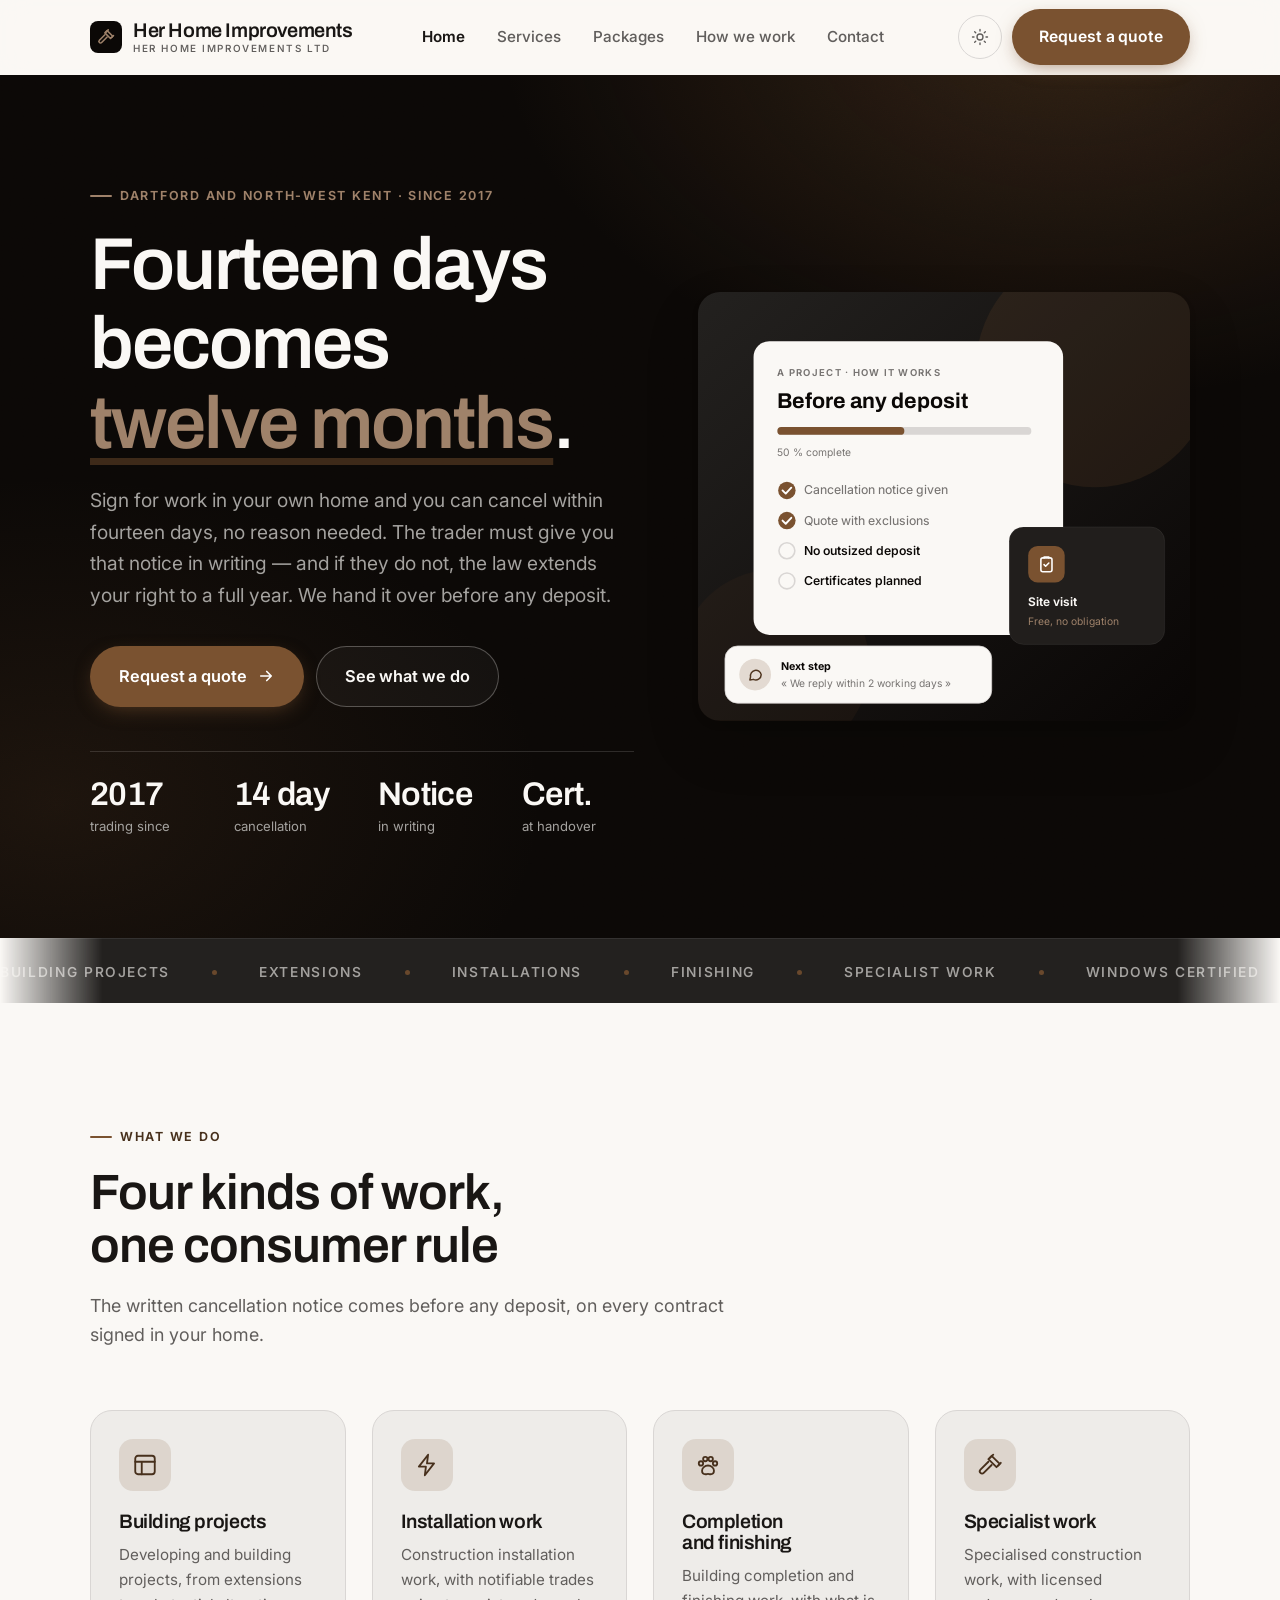
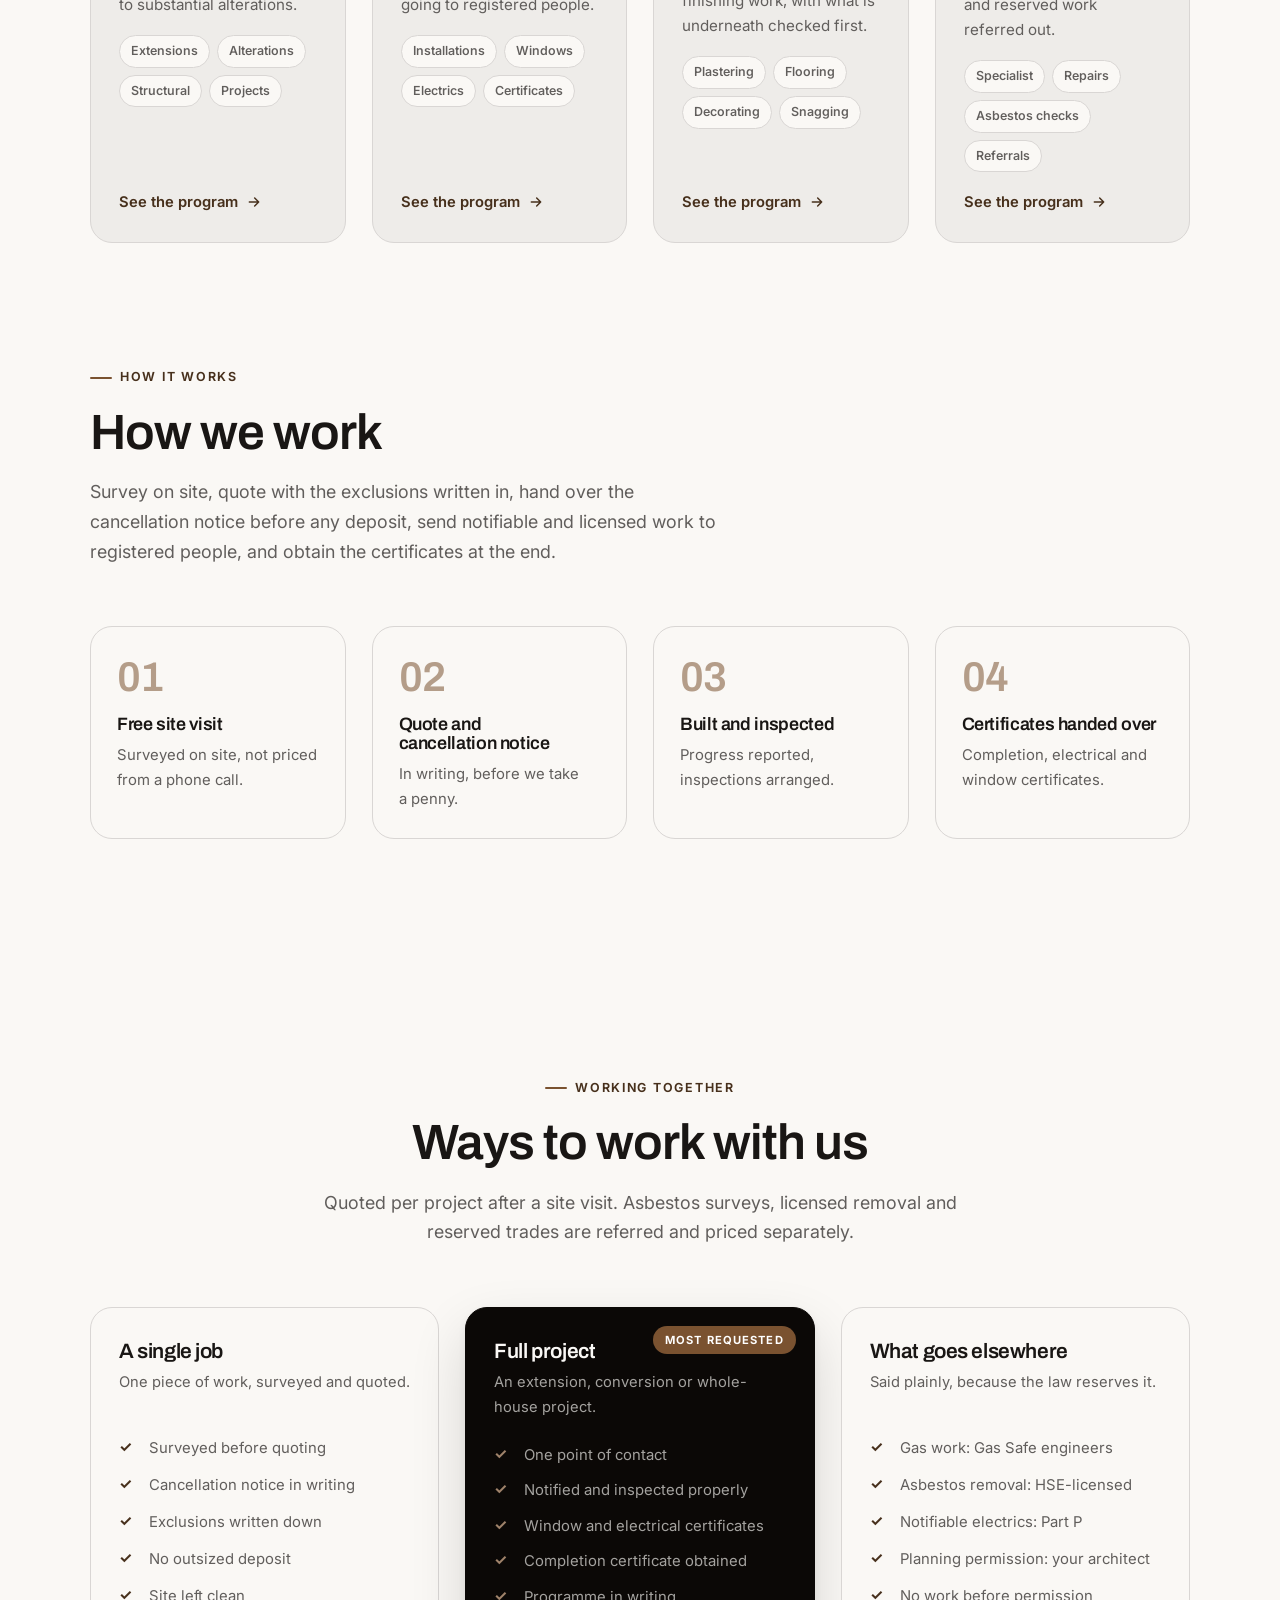
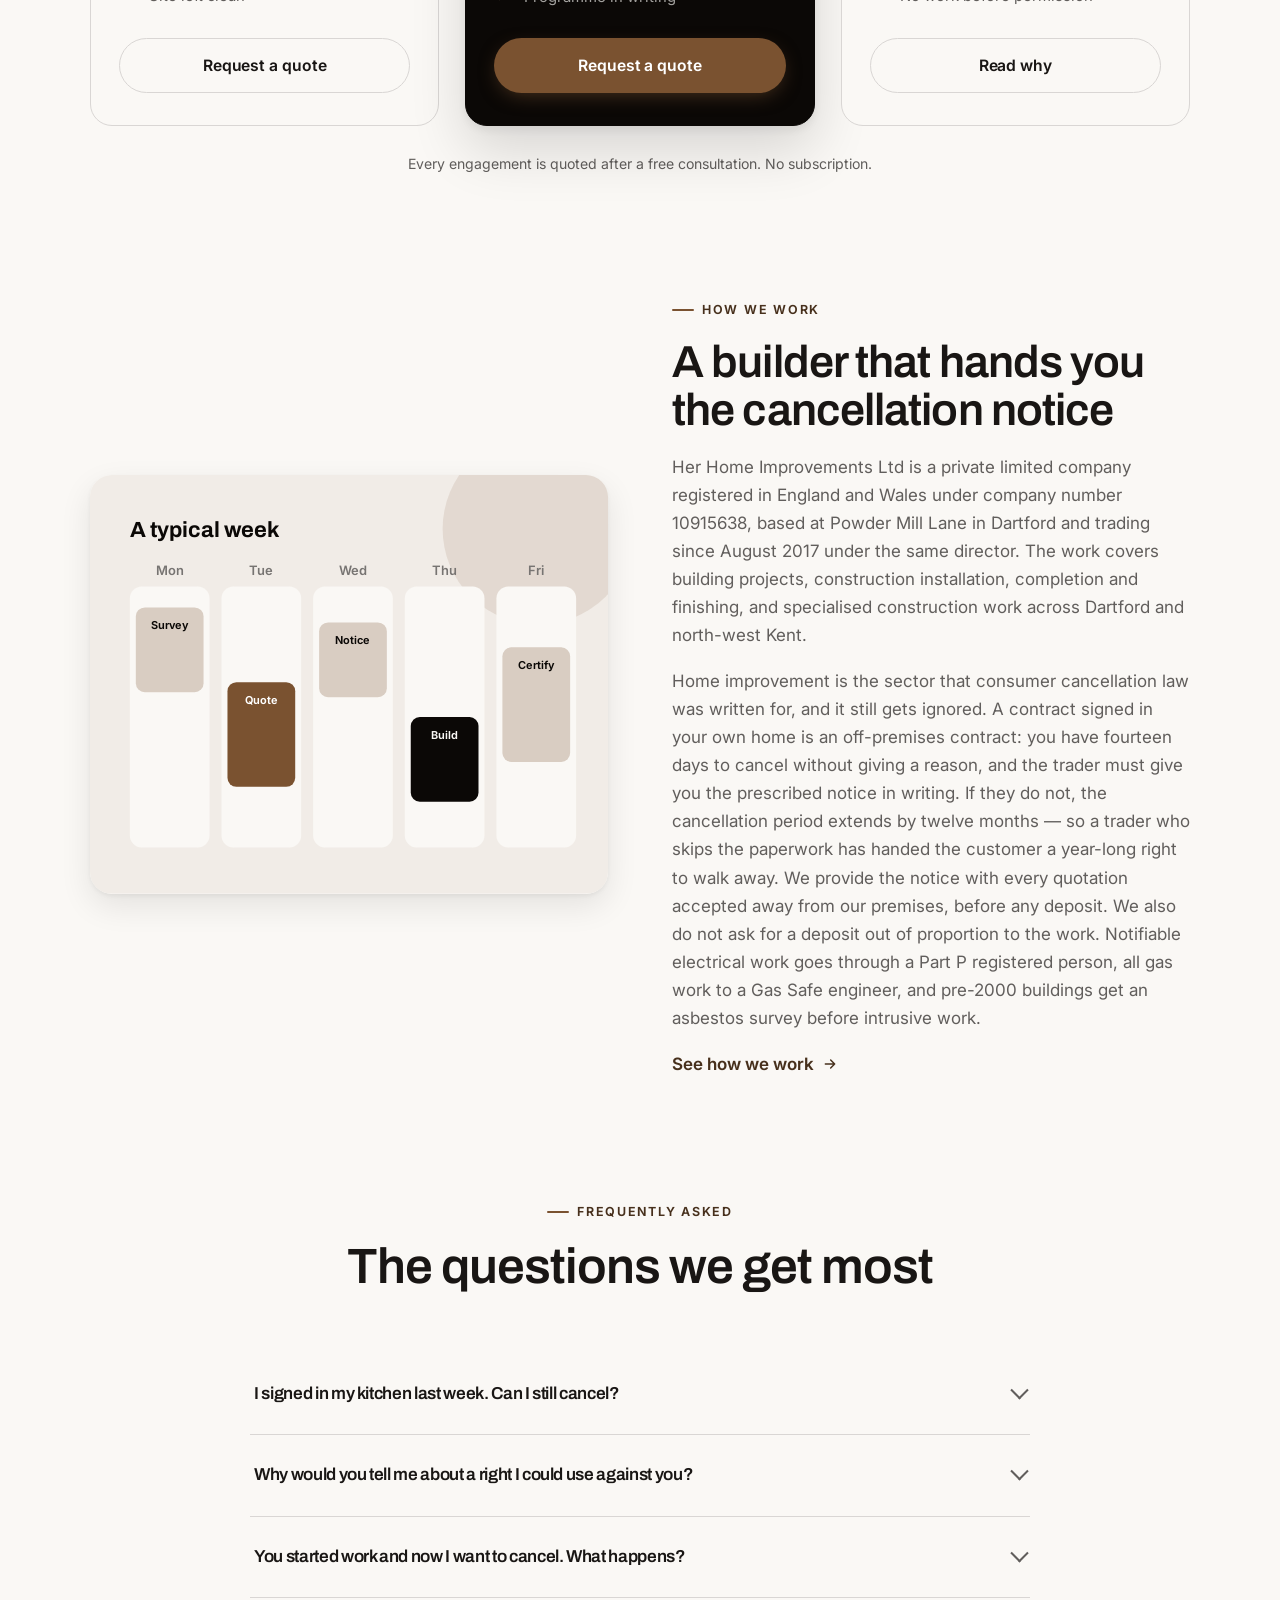
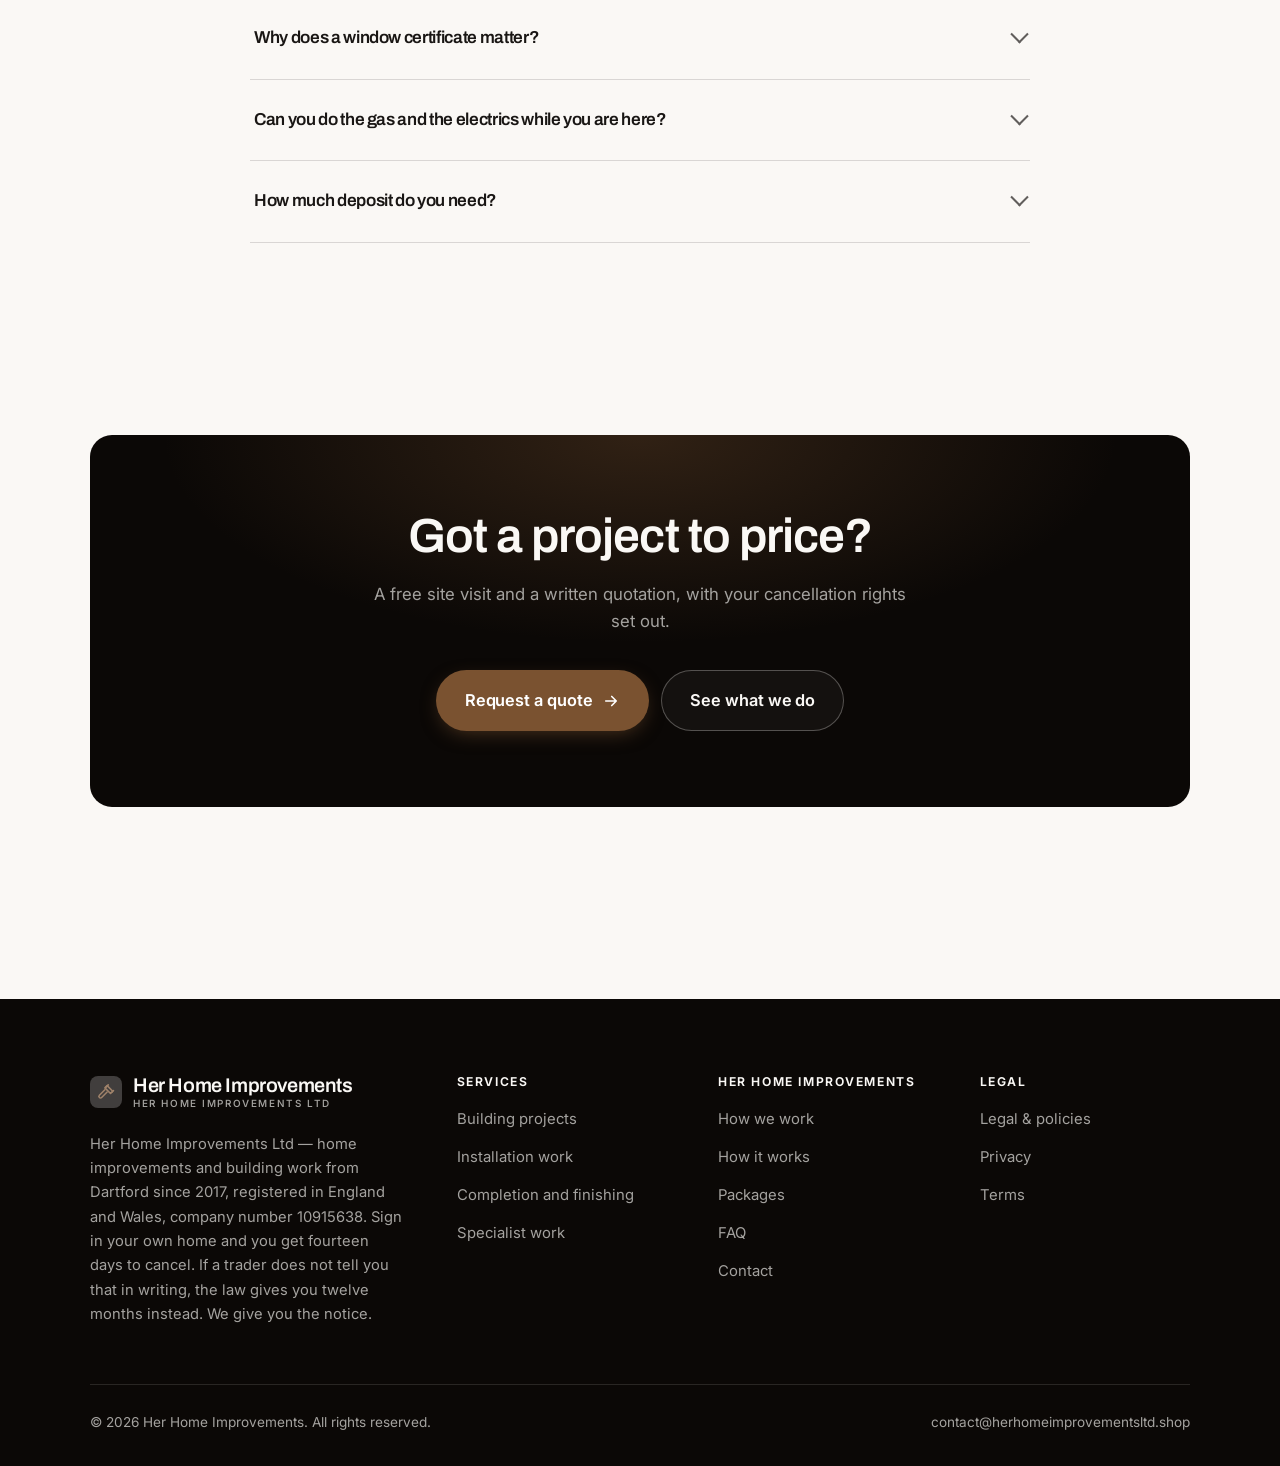
<file: index.html>
<!DOCTYPE html>
<html lang="en" class="no-js">
<head>
<meta charset="utf-8">
<meta name="viewport" content="width=device-width, initial-scale=1">
<title>Her Home Improvements Ltd — home improvements, Dartford</title>
<meta name="description" content="Her Home Improvements Ltd, home improvements and building work from Dartford: extensions and projects, installations, finishing, and specialist work.">
<link rel="canonical" href="https://herhomeimprovementsltd.shop/">

<meta property="og:type" content="website">
<meta property="og:url" content="https://herhomeimprovementsltd.shop/">
<meta property="og:site_name" content="Her Home Improvements">
<meta property="og:locale" content="en_US">
<meta property="og:title" content="Her Home Improvements Ltd — home improvements, Dartford">
<meta property="og:description" content="Her Home Improvements Ltd, home improvements and building work from Dartford: extensions and projects, installations, finishing, and specialist work.">
<meta name="theme-color" content="#0b0806">

<link rel="icon" href="assets/img/favicon.svg" type="image/svg+xml">
<link rel="preconnect" href="https://fonts.googleapis.com">
<link rel="preconnect" href="https://fonts.gstatic.com" crossorigin>
<link rel="stylesheet" href="https://fonts.googleapis.com/css2?family=Archivo:wght@400;500;600;700&family=Inter:wght@400..700&display=swap">
<link rel="stylesheet" href="assets/css/style.css">

<!-- Thème appliqué avant le premier rendu (évite le flash) -->
<script>
document.documentElement.classList.remove('no-js');
(function(){try{var t=localStorage.getItem('site-theme');if(t){document.documentElement.setAttribute('data-theme',t);}}catch(e){}})();
</script>
<script type="application/ld+json">
{
  "@context": "https://schema.org",
  "@type": "Organization",
  "name": "Her Home Improvements",
  "url": "https://herhomeimprovementsltd.shop/",
  "email": "contact@herhomeimprovementsltd.shop",
  "description": "Her Home Improvements Ltd, home improvements and building work from Dartford: extensions and projects, installations, finishing, and specialist work.",
  "areaServed": "US",
  "knowsLanguage": "en"
}
</script>
</head>

<body>
<a class="skip-link" href="#main">Skip to main content</a>

<header class="site-header">
  <nav class="wrap nav" aria-label="Main navigation">
    <a class="brand" href="index.html">
      <svg class="brand__mark" viewBox="0 0 64 64" aria-hidden="true">
        <rect class="bm-bg" width="64" height="64" rx="16"/>
        <g class="bm-ic" transform="translate(14 14) scale(1.5)" fill="none" stroke-width="2.1" stroke-linecap="round" stroke-linejoin="round"><path d="M13.5 3.5 21 11l-3 3-7.5-7.5z"/><path d="M10.5 9 3.2 16.3a2.1 2.1 0 0 0 3 3L13.5 12"/><path d="M15 2.5 12 5.5M19.5 12.5 22 10"/></g>
      </svg>
      <span>Her Home Improvements<span class="brand__sub">HER HOME IMPROVEMENTS LTD</span></span>
    </a>

    <ul class="nav__links" id="nav-links">
      <li><a href="index.html" aria-current="page">Home</a></li>
      <li><a href="programs.html">Services</a></li>
      <li><a href="index.html#pricing">Packages</a></li>
      <li><a href="about.html">How we work</a></li>
      <li><a href="contact.html">Contact</a></li>
      <li><a class="btn btn--primary" href="contact.html">Request a quote</a></li>
    </ul>

    <div class="nav__cta">
      <button class="theme-toggle" type="button" aria-label="Switch to dark theme">
        <svg class="icon-sun" viewBox="0 0 24 24" fill="none" stroke="currentColor" stroke-width="1.8" stroke-linecap="round" aria-hidden="true"><circle cx="12" cy="12" r="4"/><path d="M12 2v2m0 16v2M2 12h2m16 0h2M4.9 4.9l1.4 1.4m11.4 11.4 1.4 1.4M19.1 4.9l-1.4 1.4M6.3 17.7l-1.4 1.4"/></svg>
        <svg class="icon-moon" viewBox="0 0 24 24" fill="none" stroke="currentColor" stroke-width="1.8" stroke-linecap="round" stroke-linejoin="round" aria-hidden="true"><path d="M21 12.8A9 9 0 1 1 11.2 3a7 7 0 0 0 9.8 9.8z"/></svg>
      </button>
      <a class="btn btn--primary" href="contact.html">Request a quote</a>
      <button class="nav__toggle" type="button" aria-expanded="false" aria-controls="nav-links" aria-label="Open menu">
        <svg class="icon-open" viewBox="0 0 24 24" fill="none" stroke="currentColor" stroke-width="2" stroke-linecap="round" aria-hidden="true"><path d="M3 6h18M3 12h18M3 18h18"/></svg>
        <svg class="icon-close" viewBox="0 0 24 24" fill="none" stroke="currentColor" stroke-width="2" stroke-linecap="round" aria-hidden="true"><path d="M6 6l12 12M18 6L6 18"/></svg>
      </button>
    </div>
  </nav>
</header>

<main id="main">

<section class="hero">
  <div class="wrap hero__inner">
    <div>
      <span class="eyebrow hero__eyebrow">Dartford and north-west Kent · Since 2017</span>
      <h1>Fourteen days becomes<br> <em>twelve months</em>.</h1>
      <p class="hero__lede">Sign for work in your own home and you can cancel within fourteen days, no reason needed. The trader must give you that notice in writing — and if they do not, the law extends your right to a full year. We hand it over before any deposit.</p>

      <div class="hero__actions">
        <a class="btn btn--primary btn--lg" href="contact.html">Request a quote <svg viewBox="0 0 24 24" fill="none" stroke="currentColor" stroke-width="2.2" stroke-linecap="round" stroke-linejoin="round" aria-hidden="true"><path d="M5 12h14M13 6l6 6-6 6"/></svg></a>
        <a class="btn btn--on-dark btn--lg" href="programs.html">See what we do</a>
      </div>

      <ul class="hero__proof">
        <li><span class="stat__num">2017</span><span class="stat__label">trading since</span></li>
        <li><span class="stat__num">14 day</span><span class="stat__label">cancellation</span></li>
        <li><span class="stat__num">Notice</span><span class="stat__label">in writing</span></li>
        <li><span class="stat__num">Cert.</span><span class="stat__label">at handover</span></li>
      </ul>
    </div>

    <div class="hero__art">
      <svg viewBox="0 0 620 540" role="img" aria-label="How a project with Her Home Improvements works, from the cancellation notice to handover certificates.">
        <defs>
          <linearGradient id="hbg" x1="0" y1="0" x2="1" y2="1">
            <stop offset="0" stop-color="#23211f"/><stop offset="1" stop-color="#090605"/>
          </linearGradient>
        </defs>
        <rect width="620" height="540" rx="22" fill="url(#hbg)"/>
        <circle cx="500" cy="96" r="150" fill="#7a5230" opacity=".16"/>
        <circle cx="96" cy="470" r="120" fill="#7a5230" opacity=".08"/>

        <g style="font-family: var(--font-body)">
          <!-- Carte programme -->
          <rect x="70" y="62" width="390" height="370" rx="20" fill="#faf8f5"/>
          <text x="100" y="106" font-size="12" font-weight="650" letter-spacing="1.6" fill="#777472">A PROJECT · HOW IT WORKS</text>
          <text x="100" y="146" font-size="27" font-weight="700" fill="#0b0806" style="font-family: var(--font-display)">Before any deposit</text>
          <rect x="100" y="170" width="320" height="10" rx="5" fill="#d9d6d4"/>
          <rect x="100" y="170" width="160" height="10" rx="5" fill="#7a5230"/>
          <text x="100" y="206" font-size="13" fill="#777472">50 % complete</text>
          <circle cx="112" cy="250" r="11" fill="#7a5230"/><path d="M106.5 250l4 4 7-7.5" fill="none" stroke="#ffffff" stroke-width="2.4" stroke-linecap="round" stroke-linejoin="round"/><text x="134" y="255" font-size="15.5" fill="#777472" font-weight="450">Cancellation notice given</text>
          <circle cx="112" cy="288" r="11" fill="#7a5230"/><path d="M106.5 288l4 4 7-7.5" fill="none" stroke="#ffffff" stroke-width="2.4" stroke-linecap="round" stroke-linejoin="round"/><text x="134" y="293" font-size="15.5" fill="#777472" font-weight="450">Quote with exclusions</text>
          <circle cx="112" cy="326" r="10" fill="none" stroke="#d9d6d4" stroke-width="2"/><text x="134" y="331" font-size="15.5" fill="#0b0806" font-weight="560">No outsized deposit</text>
          <circle cx="112" cy="364" r="10" fill="none" stroke="#d9d6d4" stroke-width="2"/><text x="134" y="369" font-size="15.5" fill="#0b0806" font-weight="560">Certificates planned</text>

          <!-- Carte séance -->
          <rect x="392" y="296" width="196" height="148" rx="18" fill="#211e1c" stroke="#ffffff" stroke-opacity=".08"/>
          <rect x="416" y="320" width="46" height="46" rx="12" fill="#7a5230"/>
          <g transform="translate(427 331)" fill="none" stroke="#ffffff" color="#ffffff" stroke-width="2" stroke-linecap="round" stroke-linejoin="round"><rect x="5" y="4" width="14" height="17.5" rx="2.5"/><path d="M9 4V3h6v1M9 12.5l2 2 4-4"/></g>
          <text x="416" y="396" font-size="15" font-weight="650" fill="#faf8f5">Site visit</text>
          <text x="416" y="420" font-size="13" fill="#9f826a">Free, no obligation</text>

          <!-- Retour du coach -->
          <rect x="34" y="446" width="336" height="72" rx="16" fill="#faf8f5" stroke="#d9d6d4"/>
          <circle cx="72" cy="482" r="20" fill="#e3dad2"/>
          <g transform="translate(62 472) scale(.84)" fill="none" stroke="#4f351f" stroke-width="2.2" stroke-linecap="round" stroke-linejoin="round"><path d="M21 12a8 8 0 0 1-11.6 7.1L4 20l1-4.6A8 8 0 1 1 21 12z"/></g>
          <text x="104" y="476" font-size="13.5" font-weight="700" fill="#0b0806">Next step</text>
          <text x="104" y="498" font-size="13" fill="#777472">« We reply within 2 working days »</text>
        </g>
      </svg>
    </div>
  </div>
</section>

<div class="marquee" aria-hidden="true">
  <div class="marquee__track"><span>Building projects</span><span>Extensions</span><span>Installations</span><span>Finishing</span><span>Specialist work</span><span>Windows certified</span><span>Part P electrics</span><span>Gas Safe engineers</span><span>Asbestos surveys</span><span>Cancellation notice</span><span>Building projects</span><span>Extensions</span><span>Installations</span><span>Finishing</span><span>Specialist work</span><span>Windows certified</span><span>Part P electrics</span><span>Gas Safe engineers</span><span>Asbestos surveys</span><span>Cancellation notice</span></div>
</div>

<section class="section wrap" id="programs">
  <div class="section-head reveal">
    <span class="eyebrow">What we do</span>
    <h2>Four kinds of work, one consumer rule</h2>
    <p>The written cancellation notice comes before any deposit, on every contract signed in your home.</p>
  </div>
  <div class="grid grid--4 reveal-group">
    <a class="card" href="programs.html#projects">
      <div class="card__icon"><svg viewBox="0 0 24 24" fill="none" stroke="currentColor" stroke-width="1.7" stroke-linecap="round" stroke-linejoin="round" aria-hidden="true"><rect x="3" y="3.5" width="18" height="17" rx="2.5"/><path d="M3 9h18M9 9v11.5"/></svg></div>
      <h3>Building projects</h3>
      <p>Developing and building projects, from extensions to substantial alterations.</p>
      <ul class="tags"><li>Extensions</li><li>Alterations</li><li>Structural</li><li>Projects</li></ul>
      <span class="arrow-link">See the program <svg viewBox="0 0 24 24" fill="none" stroke="currentColor" stroke-width="2.2" stroke-linecap="round" stroke-linejoin="round" aria-hidden="true"><path d="M5 12h14M13 6l6 6-6 6"/></svg></span>
    </a>
    <a class="card" href="programs.html#installation">
      <div class="card__icon"><svg viewBox="0 0 24 24" fill="none" stroke="currentColor" stroke-width="1.7" stroke-linecap="round" stroke-linejoin="round" aria-hidden="true"><path d="M13 2.5 4.5 13.5H11l-1 8 8.5-11H12z"/></svg></div>
      <h3>Installation work</h3>
      <p>Construction installation work, with notifiable trades going to registered people.</p>
      <ul class="tags"><li>Installations</li><li>Windows</li><li>Electrics</li><li>Certificates</li></ul>
      <span class="arrow-link">See the program <svg viewBox="0 0 24 24" fill="none" stroke="currentColor" stroke-width="2.2" stroke-linecap="round" stroke-linejoin="round" aria-hidden="true"><path d="M5 12h14M13 6l6 6-6 6"/></svg></span>
    </a>
    <a class="card" href="programs.html#finishing">
      <div class="card__icon"><svg viewBox="0 0 24 24" fill="none" stroke="currentColor" stroke-width="1.7" stroke-linecap="round" stroke-linejoin="round" aria-hidden="true"><circle cx="5.5" cy="10.5" r="2"/><circle cx="9.5" cy="6.5" r="2"/><circle cx="14.5" cy="6.5" r="2"/><circle cx="18.5" cy="10.5" r="2"/><path d="M12 12.5c-3 0-5.5 2.2-5.5 4.8 0 1.8 1.4 3.2 3.2 3.2.9 0 1.6-.3 2.3-.3s1.4.3 2.3.3c1.8 0 3.2-1.4 3.2-3.2 0-2.6-2.5-4.8-5.5-4.8z"/></svg></div>
      <h3>Completion and finishing</h3>
      <p>Building completion and finishing work, with what is underneath checked first.</p>
      <ul class="tags"><li>Plastering</li><li>Flooring</li><li>Decorating</li><li>Snagging</li></ul>
      <span class="arrow-link">See the program <svg viewBox="0 0 24 24" fill="none" stroke="currentColor" stroke-width="2.2" stroke-linecap="round" stroke-linejoin="round" aria-hidden="true"><path d="M5 12h14M13 6l6 6-6 6"/></svg></span>
    </a>
    <a class="card" href="programs.html#specialist">
      <div class="card__icon"><svg viewBox="0 0 24 24" fill="none" stroke="currentColor" stroke-width="1.7" stroke-linecap="round" stroke-linejoin="round" aria-hidden="true"><path d="M13.5 3.5 21 11l-3 3-7.5-7.5z"/><path d="M10.5 9 3.2 16.3a2.1 2.1 0 0 0 3 3L13.5 12"/><path d="M15 2.5 12 5.5M19.5 12.5 22 10"/></svg></div>
      <h3>Specialist work</h3>
      <p>Specialised construction work, with licensed and reserved work referred out.</p>
      <ul class="tags"><li>Specialist</li><li>Repairs</li><li>Asbestos checks</li><li>Referrals</li></ul>
      <span class="arrow-link">See the program <svg viewBox="0 0 24 24" fill="none" stroke="currentColor" stroke-width="2.2" stroke-linecap="round" stroke-linejoin="round" aria-hidden="true"><path d="M5 12h14M13 6l6 6-6 6"/></svg></span>
    </a>
  </div>
</section>

<section class="section section--flush wrap" id="how-it-works">
  <div class="section-head reveal">
    <span class="eyebrow">How it works</span>
    <h2>How we work</h2>
    <p>Survey on site, quote with the exclusions written in, hand over the cancellation notice before any deposit, send notifiable and licensed work to registered people, and obtain the certificates at the end.</p>
  </div>
  <div class="grid grid--4 steps reveal-group">
    <article class="step">
      <h3>Free site visit</h3>
      <p>Surveyed on site, not priced from a phone call.</p>
    </article>
    <article class="step">
      <h3>Quote and cancellation notice</h3>
      <p>In writing, before we take a penny.</p>
    </article>
    <article class="step">
      <h3>Built and inspected</h3>
      <p>Progress reported, inspections arranged.</p>
    </article>
    <article class="step">
      <h3>Certificates handed over</h3>
      <p>Completion, electrical and window certificates.</p>
    </article>
  </div>
</section>

<section class="section wrap" id="pricing">
  <div class="section-head section-head--center reveal">
    <span class="eyebrow">Working together</span>
    <h2>Ways to work with us</h2>
    <p>Quoted per project after a site visit. Asbestos surveys, licensed removal and reserved trades are referred and priced separately.</p>
  </div>
  <div class="grid grid--3 plans reveal-group">
    <article class="plan">
      
      <h3>A single job</h3>
      <p class="plan__desc">One piece of work, surveyed and quoted.</p>
      
      <ul class="plan__features">
        <li>Surveyed before quoting</li>
        <li>Cancellation notice in writing</li>
        <li>Exclusions written down</li>
        <li>No outsized deposit</li>
        <li>Site left clean</li>
      </ul>
      <a class="btn btn--ghost btn--block" href="contact.html">Request a quote</a>
    </article>
    <article class="plan plan--featured">
      <span class="plan__tag">Most requested</span>
      <h3>Full project</h3>
      <p class="plan__desc">An extension, conversion or whole-house project.</p>
      
      <ul class="plan__features">
        <li>One point of contact</li>
        <li>Notified and inspected properly</li>
        <li>Window and electrical certificates</li>
        <li>Completion certificate obtained</li>
        <li>Programme in writing</li>
      </ul>
      <a class="btn btn--primary btn--block" href="contact.html">Request a quote</a>
    </article>
    <article class="plan">
      
      <h3>What goes elsewhere</h3>
      <p class="plan__desc">Said plainly, because the law reserves it.</p>
      
      <ul class="plan__features">
        <li>Gas work: Gas Safe engineers</li>
        <li>Asbestos removal: HSE-licensed</li>
        <li>Notifiable electrics: Part P</li>
        <li>Planning permission: your architect</li>
        <li>No work before permission</li>
      </ul>
      <a class="btn btn--ghost btn--block" href="contact.html">Read why</a>
    </article>
  </div>
  <p class="plans-note">Every engagement is quoted after a free consultation. No subscription.</p>
</section>

<section class="section section--flush wrap">
  <div class="split reveal">
    <div class="split__art">
      <svg viewBox="0 0 520 420" role="img" aria-label="Example of a typical week: Survey, Quote, Notice, Build, Certify.">
        <rect width="520" height="420" rx="20" fill="#f1ece7"/>
        <circle cx="450" cy="54" r="96" fill="#7a5230" opacity=".12"/>
        <g style="font-family: var(--font-body)">
        <text x="40" y="62" font-size="22" font-weight="700" fill="#0b0806" style="font-family: var(--font-display)">A typical week</text>
        <text x="80" y="100" text-anchor="middle" font-size="13" font-weight="600" fill="#777472">Mon</text>
        <rect x="40" y="112" width="80" height="262" rx="12" fill="#faf8f5"/>
        <rect x="46" y="133" width="68" height="85" rx="9" fill="#d9cdc2"/>
        <text x="80" y="155" text-anchor="middle" font-size="11" font-weight="650" fill="#0b0806">Survey</text>
        <text x="172" y="100" text-anchor="middle" font-size="13" font-weight="600" fill="#777472">Tue</text>
        <rect x="132" y="112" width="80" height="262" rx="12" fill="#faf8f5"/>
        <rect x="138" y="208" width="68" height="105" rx="9" fill="#7a5230"/>
        <text x="172" y="230" text-anchor="middle" font-size="11" font-weight="650" fill="#ffffff">Quote</text>
        <text x="264" y="100" text-anchor="middle" font-size="13" font-weight="600" fill="#777472">Wed</text>
        <rect x="224" y="112" width="80" height="262" rx="12" fill="#faf8f5"/>
        <rect x="230" y="148" width="68" height="75" rx="9" fill="#d9cdc2"/>
        <text x="264" y="170" text-anchor="middle" font-size="11" font-weight="650" fill="#0b0806">Notice</text>
        <text x="356" y="100" text-anchor="middle" font-size="13" font-weight="600" fill="#777472">Thu</text>
        <rect x="316" y="112" width="80" height="262" rx="12" fill="#faf8f5"/>
        <rect x="322" y="243" width="68" height="85" rx="9" fill="#0b0806"/>
        <text x="356" y="265" text-anchor="middle" font-size="11" font-weight="650" fill="#faf8f5">Build</text>
        <text x="448" y="100" text-anchor="middle" font-size="13" font-weight="600" fill="#777472">Fri</text>
        <rect x="408" y="112" width="80" height="262" rx="12" fill="#faf8f5"/>
        <rect x="414" y="173" width="68" height="115" rx="9" fill="#d9cdc2"/>
        <text x="448" y="195" text-anchor="middle" font-size="11" font-weight="650" fill="#0b0806">Certify</text>
        </g>
      </svg>
    </div>
    <div>
      <span class="eyebrow">How we work</span>
      <h2>A builder that hands you the cancellation notice</h2>
      <p>Her Home Improvements Ltd is a private limited company registered in England and Wales under company number 10915638, based at Powder Mill Lane in Dartford and trading since August 2017 under the same director. The work covers building projects, construction installation, completion and finishing, and specialised construction work across Dartford and north-west Kent.</p>
      <p>Home improvement is the sector that consumer cancellation law was written for, and it still gets ignored. A contract signed in your own home is an off-premises contract: you have fourteen days to cancel without giving a reason, and the trader must give you the prescribed notice in writing. If they do not, the cancellation period extends by twelve months — so a trader who skips the paperwork has handed the customer a year-long right to walk away. We provide the notice with every quotation accepted away from our premises, before any deposit. We also do not ask for a deposit out of proportion to the work. Notifiable electrical work goes through a Part P registered person, all gas work to a Gas Safe engineer, and pre-2000 buildings get an asbestos survey before intrusive work.</p>
      <p><a class="arrow-link" href="about.html">See how we work <svg viewBox="0 0 24 24" fill="none" stroke="currentColor" stroke-width="2.2" stroke-linecap="round" stroke-linejoin="round" aria-hidden="true"><path d="M5 12h14M13 6l6 6-6 6"/></svg></a></p>
    </div>
  </div>
</section>

<section class="section section--flush wrap" id="faq">
  <div class="section-head section-head--center reveal">
    <span class="eyebrow">Frequently asked</span>
    <h2>The questions we get most</h2>
  </div>
  <div class="faq reveal">
    <details>
      <summary>I signed in my kitchen last week. Can I still cancel?</summary>
      <p>Almost certainly, yes. A contract signed in your own home is an off-premises contract and you have fourteen days to cancel without giving a reason. If the trader never gave you the prescribed cancellation notice in writing, that period is extended by twelve months. Check what paperwork you were given; if there was none, you are likely still inside your right to cancel.</p>
    </details>
    <details>
      <summary>Why would you tell me about a right I could use against you?</summary>
      <p>Because it is the law and because a trader who hides it is telling you something about how the rest of the job will go. It also protects us: if we never gave you the notice, we would be exposed to a cancellation a year later on a project we had already resourced. Doing it properly suits both sides.</p>
    </details>
    <details>
      <summary>You started work and now I want to cancel. What happens?</summary>
      <p>If you asked us in writing to start within the cancellation period and the work is fully done, the right is lost for that completed service. If work has begun but is not finished, you can still cancel and pay for what has actually been supplied. We set this out in the notice rather than leaving it vague, because it is the part people argue about.</p>
    </details>
    <details>
      <summary>Why does a window certificate matter?</summary>
      <p>Because replacement windows must either be inspected by building control or certified by an installer registered with a competent person scheme, and that certificate is what a buyer's conveyancer will ask for. Homeowners typically discover it is missing years later, mid-sale, and sorting it retrospectively is far harder than getting it at the time.</p>
    </details>
    <details>
      <summary>Can you do the gas and the electrics while you are here?</summary>
      <p>The electrics yes, through a Part P registered person with the certificate provided. Gas no, not ourselves: all gas work must be done by a Gas Safe registered engineer, and we coordinate one into the programme rather than improvising. Any builder who offers to do gas work themselves without that registration is a problem.</p>
    </details>
    <details>
      <summary>How much deposit do you need?</summary>
      <p>Enough to cover materials that have to be ordered, and stated for what it is. We do not ask for a large proportion of the contract up front, which is the pattern that leaves homeowners exposed. If a trader wants half the money before starting, ask what it is actually for.</p>
    </details>
  </div>
</section>

<section class="wrap section--tight">
  <div class="cta-band reveal">
    <h2>Got a project to price?</h2>
    <p>A free site visit and a written quotation, with your cancellation rights set out.</p>
    <div class="hero__actions">
      <a class="btn btn--primary btn--lg" href="contact.html">Request a quote <svg viewBox="0 0 24 24" fill="none" stroke="currentColor" stroke-width="2.2" stroke-linecap="round" stroke-linejoin="round" aria-hidden="true"><path d="M5 12h14M13 6l6 6-6 6"/></svg></a>
      <a class="btn btn--on-dark btn--lg" href="programs.html">See what we do</a>
    </div>
  </div>
</section>

</main>

<footer class="site-footer">
  <div class="wrap">
    <div class="footer__grid">
      <div class="footer__brand">
        <a class="brand" href="index.html">
          <svg class="brand__mark" viewBox="0 0 64 64" aria-hidden="true">
        <rect class="bm-bg" width="64" height="64" rx="16"/>
        <g class="bm-ic" transform="translate(14 14) scale(1.5)" fill="none" stroke-width="2.1" stroke-linecap="round" stroke-linejoin="round"><path d="M13.5 3.5 21 11l-3 3-7.5-7.5z"/><path d="M10.5 9 3.2 16.3a2.1 2.1 0 0 0 3 3L13.5 12"/><path d="M15 2.5 12 5.5M19.5 12.5 22 10"/></g>
      </svg>
          <span>Her Home Improvements<span class="brand__sub">HER HOME IMPROVEMENTS LTD</span></span>
        </a>
        <p>Her Home Improvements Ltd — home improvements and building work from Dartford since 2017, registered in England and Wales, company number 10915638. Sign in your own home and you get fourteen days to cancel. If a trader does not tell you that in writing, the law gives you twelve months instead. We give you the notice.</p>
      </div>

      <div class="footer__col">
        <h4>Services</h4>
        <ul>
          <li><a href="programs.html#projects">Building projects</a></li>
          <li><a href="programs.html#installation">Installation work</a></li>
          <li><a href="programs.html#finishing">Completion and finishing</a></li>
          <li><a href="programs.html#specialist">Specialist work</a></li>
        </ul>
      </div>

      <div class="footer__col">
        <h4>Her Home Improvements</h4>
        <ul>
          <li><a href="about.html">How we work</a></li>
          <li><a href="index.html#how-it-works">How it works</a></li>
          <li><a href="index.html#pricing">Packages</a></li>
          <li><a href="index.html#faq">FAQ</a></li>
          <li><a href="contact.html">Contact</a></li>
        </ul>
      </div>

      <div class="footer__col">
        <h4>Legal</h4>
        <ul>
          <li><a href="legal.html">Legal &amp; policies</a></li>
          <li><a href="legal.html#privacy">Privacy</a></li>
          <li><a href="legal.html#terms">Terms</a></li>
        </ul>
      </div>
    </div>

    <div class="footer__bottom">
      <p>© <span data-year>2026</span> Her Home Improvements. All rights reserved.</p>
      <p><a href="mailto:contact@herhomeimprovementsltd.shop">contact@herhomeimprovementsltd.shop</a></p>
    </div>
  </div>
</footer>

<script src="assets/js/main.js" defer></script>
</body>
</html>
</file>
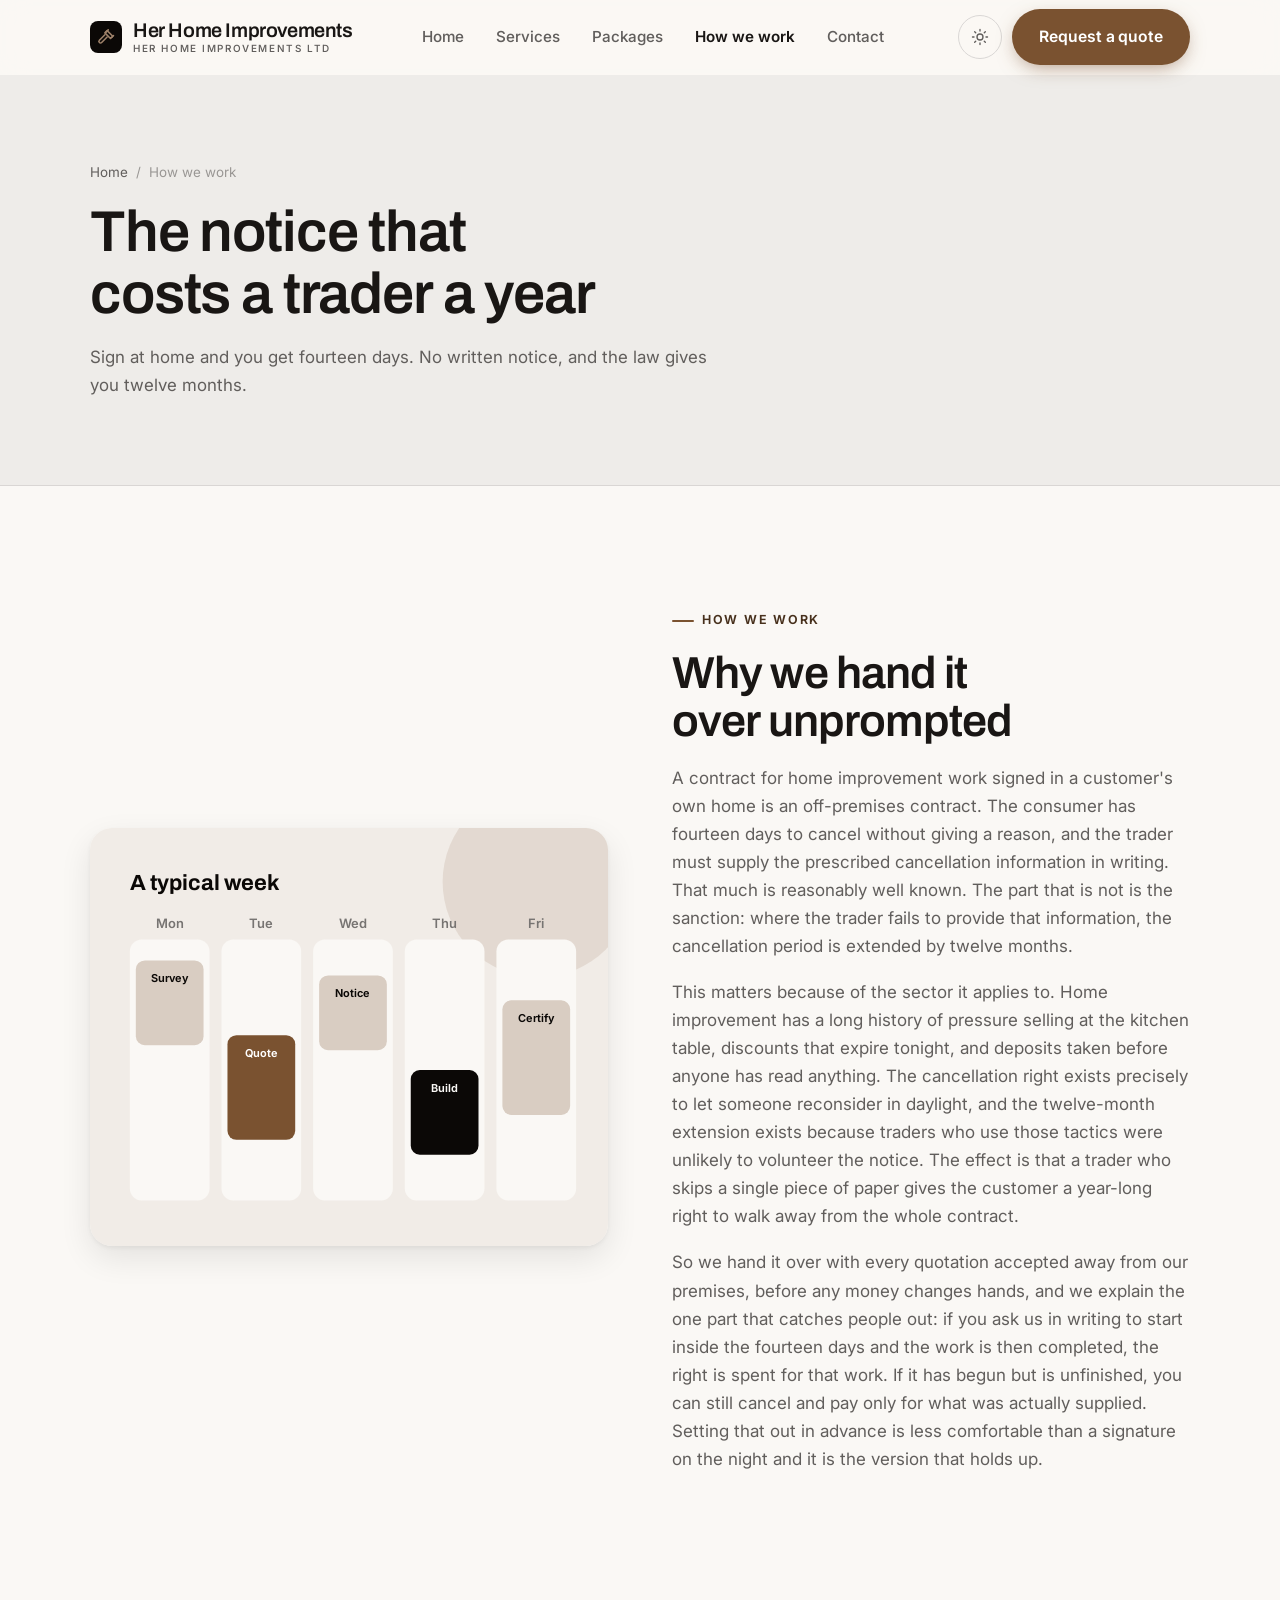
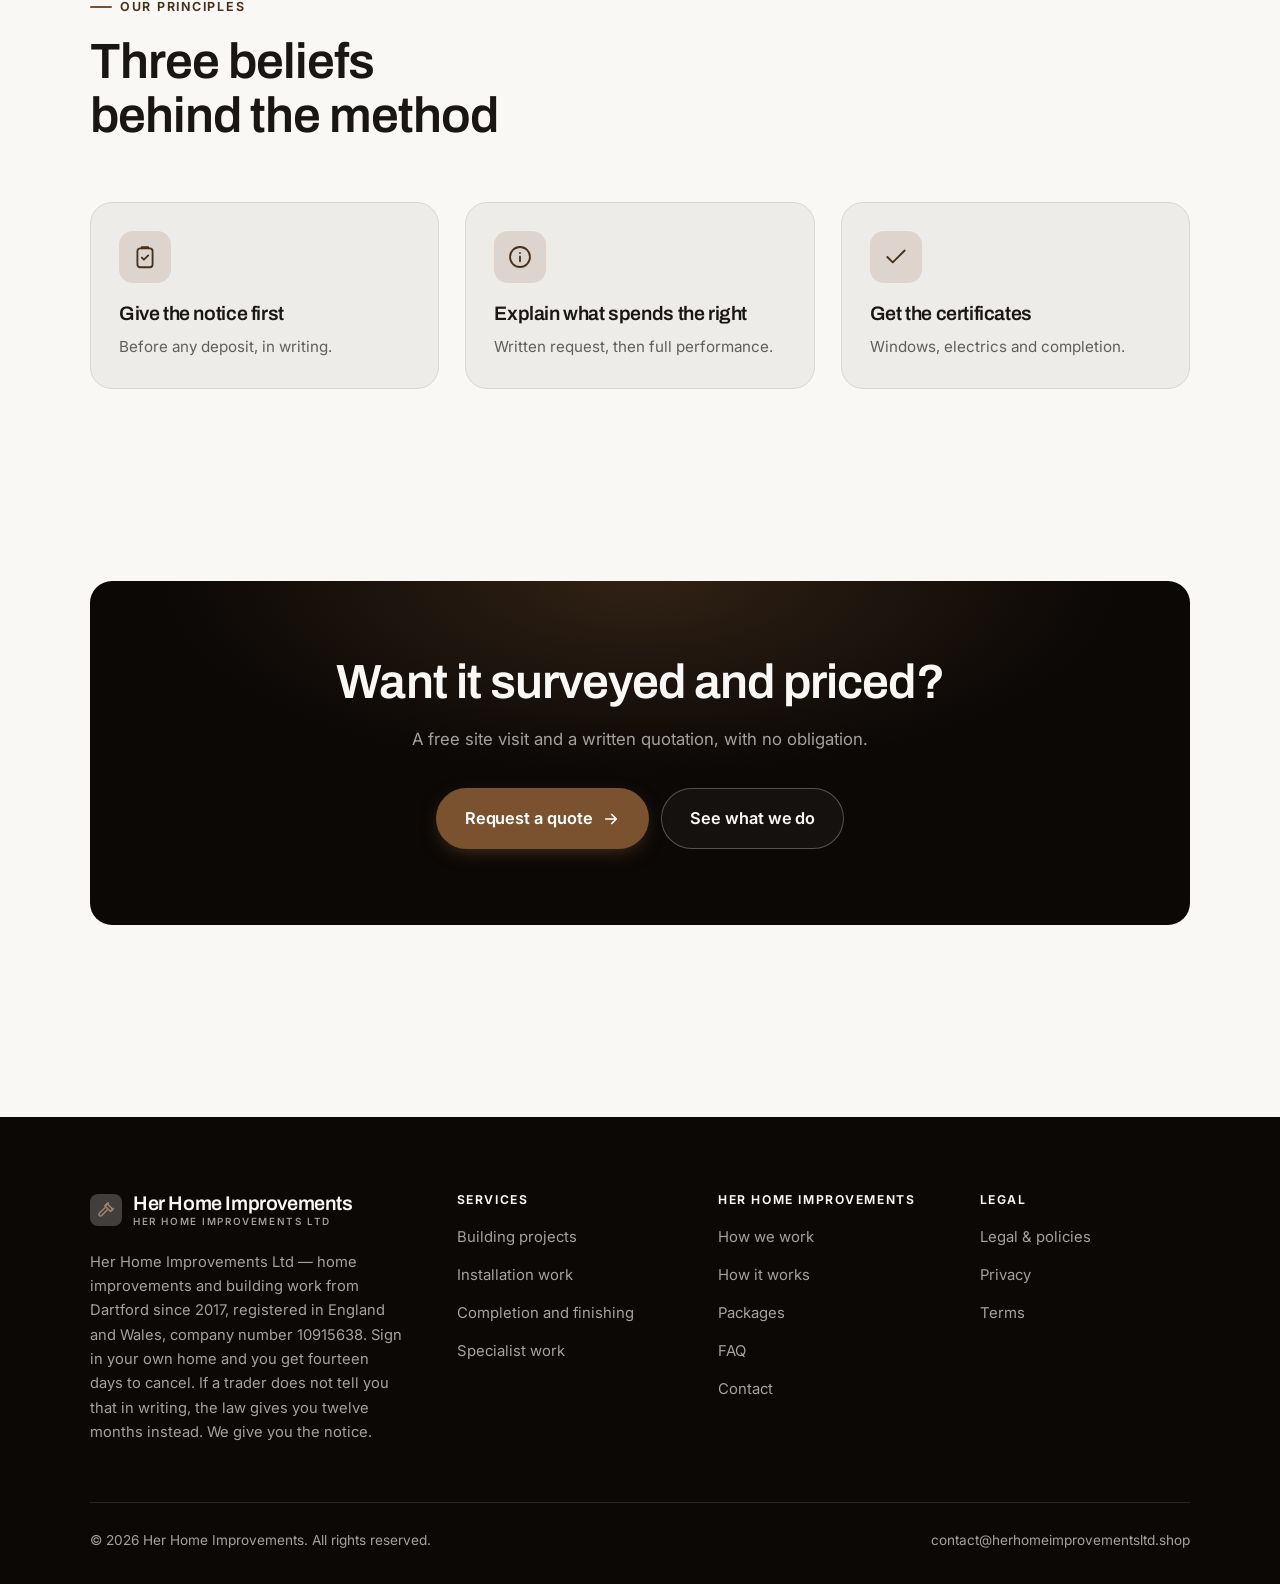
<file: about.html>
<!DOCTYPE html>
<html lang="en" class="no-js">
<head>
<meta charset="utf-8">
<meta name="viewport" content="width=device-width, initial-scale=1">
<title>How we work — Her Home Improvements</title>
<meta name="description" content="About Her Home Improvements Ltd, home improvements in Dartford since 2017, company number 10915638.">
<link rel="canonical" href="https://herhomeimprovementsltd.shop/about.html">

<meta property="og:type" content="website">
<meta property="og:url" content="https://herhomeimprovementsltd.shop/about.html">
<meta property="og:site_name" content="Her Home Improvements">
<meta property="og:locale" content="en_US">
<meta property="og:title" content="How we work — Her Home Improvements">
<meta property="og:description" content="About Her Home Improvements Ltd, home improvements in Dartford since 2017, company number 10915638.">
<meta name="theme-color" content="#0b0806">

<link rel="icon" href="assets/img/favicon.svg" type="image/svg+xml">
<link rel="preconnect" href="https://fonts.googleapis.com">
<link rel="preconnect" href="https://fonts.gstatic.com" crossorigin>
<link rel="stylesheet" href="https://fonts.googleapis.com/css2?family=Archivo:wght@400;500;600;700&family=Inter:wght@400..700&display=swap">
<link rel="stylesheet" href="assets/css/style.css">

<!-- Thème appliqué avant le premier rendu (évite le flash) -->
<script>
document.documentElement.classList.remove('no-js');
(function(){try{var t=localStorage.getItem('site-theme');if(t){document.documentElement.setAttribute('data-theme',t);}}catch(e){}})();
</script>
</head>

<body>
<a class="skip-link" href="#main">Skip to main content</a>

<header class="site-header">
  <nav class="wrap nav" aria-label="Main navigation">
    <a class="brand" href="index.html">
      <svg class="brand__mark" viewBox="0 0 64 64" aria-hidden="true">
        <rect class="bm-bg" width="64" height="64" rx="16"/>
        <g class="bm-ic" transform="translate(14 14) scale(1.5)" fill="none" stroke-width="2.1" stroke-linecap="round" stroke-linejoin="round"><path d="M13.5 3.5 21 11l-3 3-7.5-7.5z"/><path d="M10.5 9 3.2 16.3a2.1 2.1 0 0 0 3 3L13.5 12"/><path d="M15 2.5 12 5.5M19.5 12.5 22 10"/></g>
      </svg>
      <span>Her Home Improvements<span class="brand__sub">HER HOME IMPROVEMENTS LTD</span></span>
    </a>

    <ul class="nav__links" id="nav-links">
      <li><a href="index.html">Home</a></li>
      <li><a href="programs.html">Services</a></li>
      <li><a href="index.html#pricing">Packages</a></li>
      <li><a href="about.html" aria-current="page">How we work</a></li>
      <li><a href="contact.html">Contact</a></li>
      <li><a class="btn btn--primary" href="contact.html">Request a quote</a></li>
    </ul>

    <div class="nav__cta">
      <button class="theme-toggle" type="button" aria-label="Switch to dark theme">
        <svg class="icon-sun" viewBox="0 0 24 24" fill="none" stroke="currentColor" stroke-width="1.8" stroke-linecap="round" aria-hidden="true"><circle cx="12" cy="12" r="4"/><path d="M12 2v2m0 16v2M2 12h2m16 0h2M4.9 4.9l1.4 1.4m11.4 11.4 1.4 1.4M19.1 4.9l-1.4 1.4M6.3 17.7l-1.4 1.4"/></svg>
        <svg class="icon-moon" viewBox="0 0 24 24" fill="none" stroke="currentColor" stroke-width="1.8" stroke-linecap="round" stroke-linejoin="round" aria-hidden="true"><path d="M21 12.8A9 9 0 1 1 11.2 3a7 7 0 0 0 9.8 9.8z"/></svg>
      </button>
      <a class="btn btn--primary" href="contact.html">Request a quote</a>
      <button class="nav__toggle" type="button" aria-expanded="false" aria-controls="nav-links" aria-label="Open menu">
        <svg class="icon-open" viewBox="0 0 24 24" fill="none" stroke="currentColor" stroke-width="2" stroke-linecap="round" aria-hidden="true"><path d="M3 6h18M3 12h18M3 18h18"/></svg>
        <svg class="icon-close" viewBox="0 0 24 24" fill="none" stroke="currentColor" stroke-width="2" stroke-linecap="round" aria-hidden="true"><path d="M6 6l12 12M18 6L6 18"/></svg>
      </button>
    </div>
  </nav>
</header>

<main id="main">

<section class="page-head">
  <div class="wrap">
    <nav class="breadcrumb" aria-label="Breadcrumb">
      <a href="index.html">Home</a><span>/</span><span aria-current="page">How we work</span>
    </nav>
    <h1>The notice that costs a trader a year</h1>
    <p>Sign at home and you get fourteen days. No written notice, and the law gives you twelve months.</p>
  </div>
</section>

<section class="section wrap">
  <div class="split reveal">
    <div class="split__art">
      <svg viewBox="0 0 520 420" role="img" aria-label="Example of a typical week: Survey, Quote, Notice, Build, Certify.">
        <rect width="520" height="420" rx="20" fill="#f1ece7"/>
        <circle cx="450" cy="54" r="96" fill="#7a5230" opacity=".12"/>
        <g style="font-family: var(--font-body)">
        <text x="40" y="62" font-size="22" font-weight="700" fill="#0b0806" style="font-family: var(--font-display)">A typical week</text>
        <text x="80" y="100" text-anchor="middle" font-size="13" font-weight="600" fill="#777472">Mon</text>
        <rect x="40" y="112" width="80" height="262" rx="12" fill="#faf8f5"/>
        <rect x="46" y="133" width="68" height="85" rx="9" fill="#d9cdc2"/>
        <text x="80" y="155" text-anchor="middle" font-size="11" font-weight="650" fill="#0b0806">Survey</text>
        <text x="172" y="100" text-anchor="middle" font-size="13" font-weight="600" fill="#777472">Tue</text>
        <rect x="132" y="112" width="80" height="262" rx="12" fill="#faf8f5"/>
        <rect x="138" y="208" width="68" height="105" rx="9" fill="#7a5230"/>
        <text x="172" y="230" text-anchor="middle" font-size="11" font-weight="650" fill="#ffffff">Quote</text>
        <text x="264" y="100" text-anchor="middle" font-size="13" font-weight="600" fill="#777472">Wed</text>
        <rect x="224" y="112" width="80" height="262" rx="12" fill="#faf8f5"/>
        <rect x="230" y="148" width="68" height="75" rx="9" fill="#d9cdc2"/>
        <text x="264" y="170" text-anchor="middle" font-size="11" font-weight="650" fill="#0b0806">Notice</text>
        <text x="356" y="100" text-anchor="middle" font-size="13" font-weight="600" fill="#777472">Thu</text>
        <rect x="316" y="112" width="80" height="262" rx="12" fill="#faf8f5"/>
        <rect x="322" y="243" width="68" height="85" rx="9" fill="#0b0806"/>
        <text x="356" y="265" text-anchor="middle" font-size="11" font-weight="650" fill="#faf8f5">Build</text>
        <text x="448" y="100" text-anchor="middle" font-size="13" font-weight="600" fill="#777472">Fri</text>
        <rect x="408" y="112" width="80" height="262" rx="12" fill="#faf8f5"/>
        <rect x="414" y="173" width="68" height="115" rx="9" fill="#d9cdc2"/>
        <text x="448" y="195" text-anchor="middle" font-size="11" font-weight="650" fill="#0b0806">Certify</text>
        </g>
      </svg>
    </div>
    <div>
      <span class="eyebrow">How we work</span>
      <h2>Why we hand it over unprompted</h2>
      <p>A contract for home improvement work signed in a customer's own home is an off-premises contract. The consumer has fourteen days to cancel without giving a reason, and the trader must supply the prescribed cancellation information in writing. That much is reasonably well known. The part that is not is the sanction: where the trader fails to provide that information, the cancellation period is extended by twelve months.</p>
      <p>This matters because of the sector it applies to. Home improvement has a long history of pressure selling at the kitchen table, discounts that expire tonight, and deposits taken before anyone has read anything. The cancellation right exists precisely to let someone reconsider in daylight, and the twelve-month extension exists because traders who use those tactics were unlikely to volunteer the notice. The effect is that a trader who skips a single piece of paper gives the customer a year-long right to walk away from the whole contract.</p>
      <p>So we hand it over with every quotation accepted away from our premises, before any money changes hands, and we explain the one part that catches people out: if you ask us in writing to start inside the fourteen days and the work is then completed, the right is spent for that work. If it has begun but is unfinished, you can still cancel and pay only for what was actually supplied. Setting that out in advance is less comfortable than a signature on the night and it is the version that holds up.</p>
      <!--
        TO DO: add a short introduction of the coach (name, real background),
        with a photo if possible. Do not invent credentials — see README.md.
      -->
    </div>
  </div>
</section>

<section class="section section--flush wrap">
  <div class="section-head reveal">
    <span class="eyebrow">Our principles</span>
    <h2>Three beliefs behind the method</h2>
  </div>
  <div class="grid grid--3 reveal-group">
    <article class="card">
      <div class="card__icon"><svg viewBox="0 0 24 24" fill="none" stroke="currentColor" stroke-width="1.7" stroke-linecap="round" stroke-linejoin="round" aria-hidden="true"><rect x="5" y="4" width="14" height="17.5" rx="2.5"/><path d="M9 4V3h6v1M9 12.5l2 2 4-4"/></svg></div>
      <h3>Give the notice first</h3>
      <p>Before any deposit, in writing.</p>
    </article>
    <article class="card">
      <div class="card__icon"><svg viewBox="0 0 24 24" fill="none" stroke="currentColor" stroke-width="1.7" stroke-linecap="round" stroke-linejoin="round" aria-hidden="true"><circle cx="12" cy="12" r="9.2"/><path d="M12 16v-4.5M12 8.2v.1"/></svg></div>
      <h3>Explain what spends the right</h3>
      <p>Written request, then full performance.</p>
    </article>
    <article class="card">
      <div class="card__icon"><svg viewBox="0 0 24 24" fill="none" stroke="currentColor" stroke-width="1.7" stroke-linecap="round" stroke-linejoin="round" aria-hidden="true"><path d="M20 6 9 17l-5-5"/></svg></div>
      <h3>Get the certificates</h3>
      <p>Windows, electrics and completion.</p>
    </article>
  </div>
</section>

<section class="wrap section--tight">
  <div class="cta-band reveal">
    <h2>Want it surveyed and priced?</h2>
    <p>A free site visit and a written quotation, with no obligation.</p>
    <div class="hero__actions">
      <a class="btn btn--primary btn--lg" href="contact.html">Request a quote <svg viewBox="0 0 24 24" fill="none" stroke="currentColor" stroke-width="2.2" stroke-linecap="round" stroke-linejoin="round" aria-hidden="true"><path d="M5 12h14M13 6l6 6-6 6"/></svg></a>
      <a class="btn btn--on-dark btn--lg" href="programs.html">See what we do</a>
    </div>
  </div>
</section>

</main>

<footer class="site-footer">
  <div class="wrap">
    <div class="footer__grid">
      <div class="footer__brand">
        <a class="brand" href="index.html">
          <svg class="brand__mark" viewBox="0 0 64 64" aria-hidden="true">
        <rect class="bm-bg" width="64" height="64" rx="16"/>
        <g class="bm-ic" transform="translate(14 14) scale(1.5)" fill="none" stroke-width="2.1" stroke-linecap="round" stroke-linejoin="round"><path d="M13.5 3.5 21 11l-3 3-7.5-7.5z"/><path d="M10.5 9 3.2 16.3a2.1 2.1 0 0 0 3 3L13.5 12"/><path d="M15 2.5 12 5.5M19.5 12.5 22 10"/></g>
      </svg>
          <span>Her Home Improvements<span class="brand__sub">HER HOME IMPROVEMENTS LTD</span></span>
        </a>
        <p>Her Home Improvements Ltd — home improvements and building work from Dartford since 2017, registered in England and Wales, company number 10915638. Sign in your own home and you get fourteen days to cancel. If a trader does not tell you that in writing, the law gives you twelve months instead. We give you the notice.</p>
      </div>

      <div class="footer__col">
        <h4>Services</h4>
        <ul>
          <li><a href="programs.html#projects">Building projects</a></li>
          <li><a href="programs.html#installation">Installation work</a></li>
          <li><a href="programs.html#finishing">Completion and finishing</a></li>
          <li><a href="programs.html#specialist">Specialist work</a></li>
        </ul>
      </div>

      <div class="footer__col">
        <h4>Her Home Improvements</h4>
        <ul>
          <li><a href="about.html">How we work</a></li>
          <li><a href="index.html#how-it-works">How it works</a></li>
          <li><a href="index.html#pricing">Packages</a></li>
          <li><a href="index.html#faq">FAQ</a></li>
          <li><a href="contact.html">Contact</a></li>
        </ul>
      </div>

      <div class="footer__col">
        <h4>Legal</h4>
        <ul>
          <li><a href="legal.html">Legal &amp; policies</a></li>
          <li><a href="legal.html#privacy">Privacy</a></li>
          <li><a href="legal.html#terms">Terms</a></li>
        </ul>
      </div>
    </div>

    <div class="footer__bottom">
      <p>© <span data-year>2026</span> Her Home Improvements. All rights reserved.</p>
      <p><a href="mailto:contact@herhomeimprovementsltd.shop">contact@herhomeimprovementsltd.shop</a></p>
    </div>
  </div>
</footer>

<script src="assets/js/main.js" defer></script>
</body>
</html>
</file>
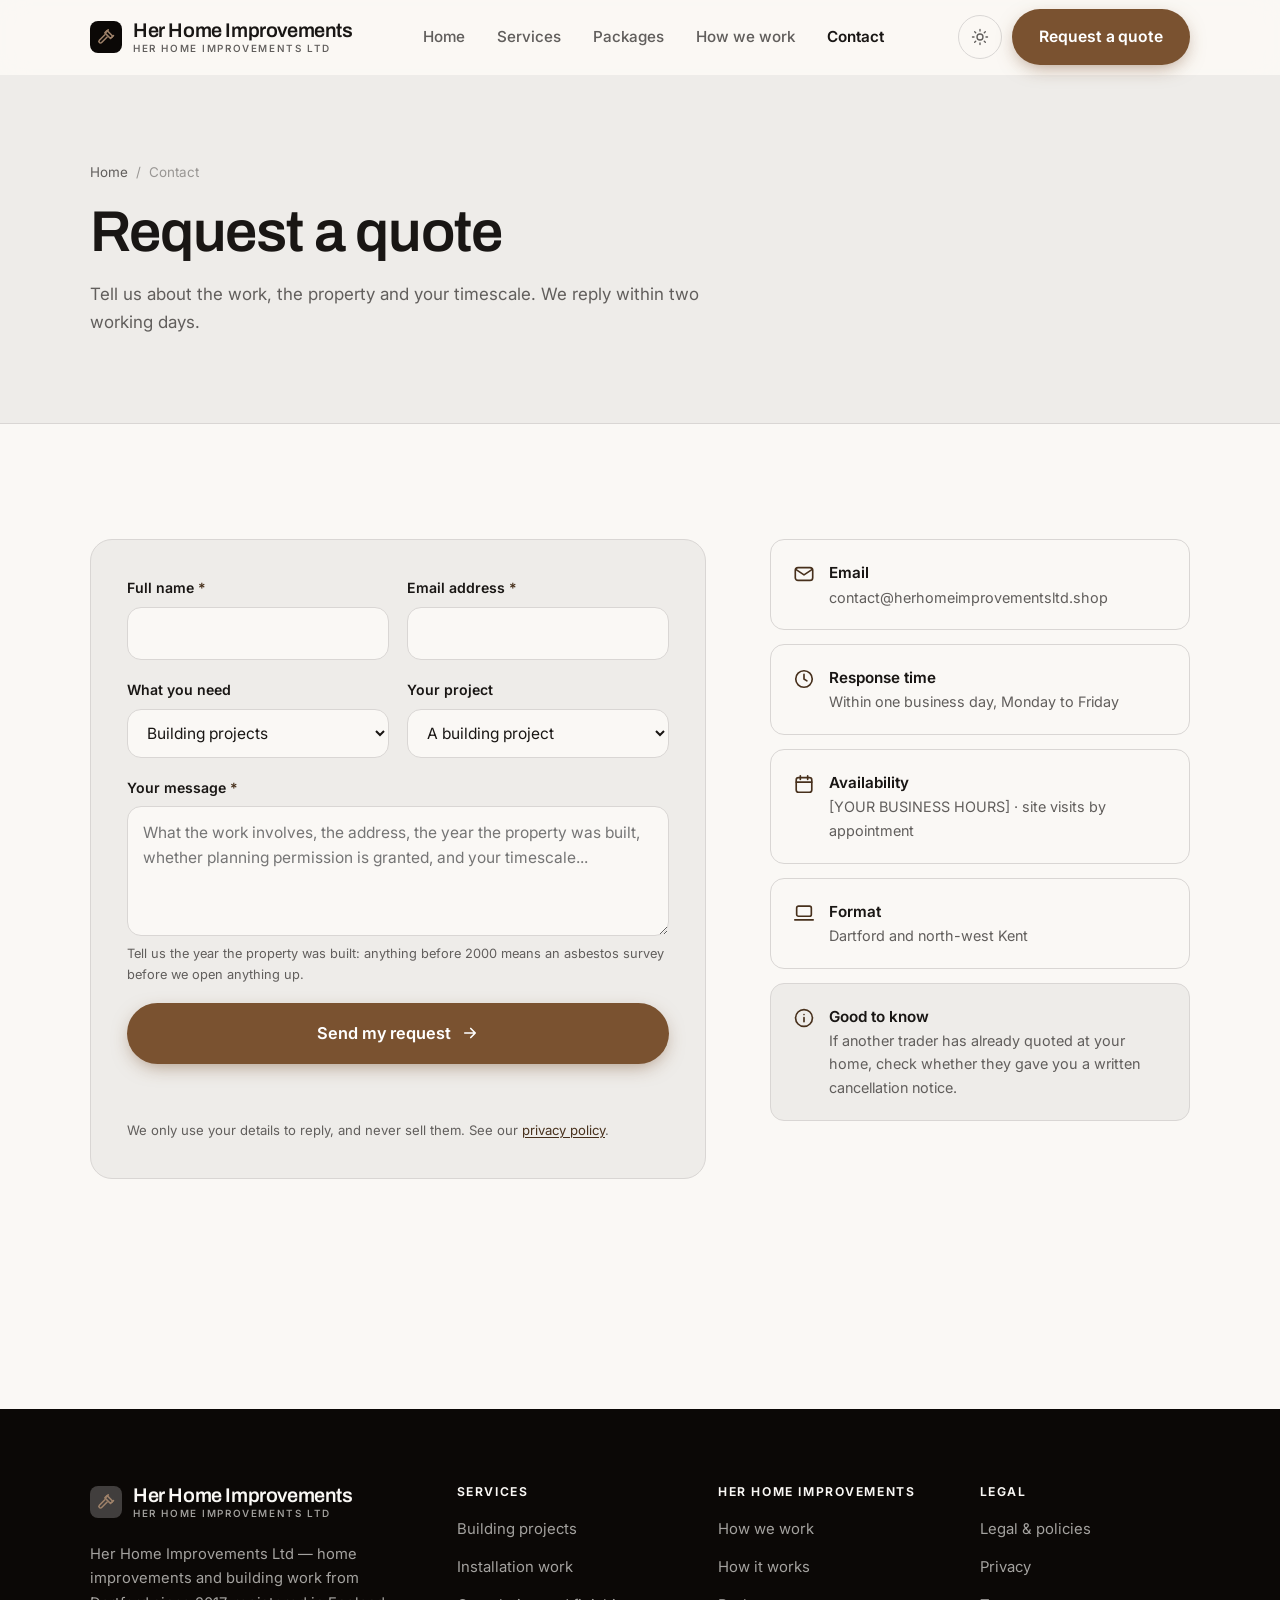
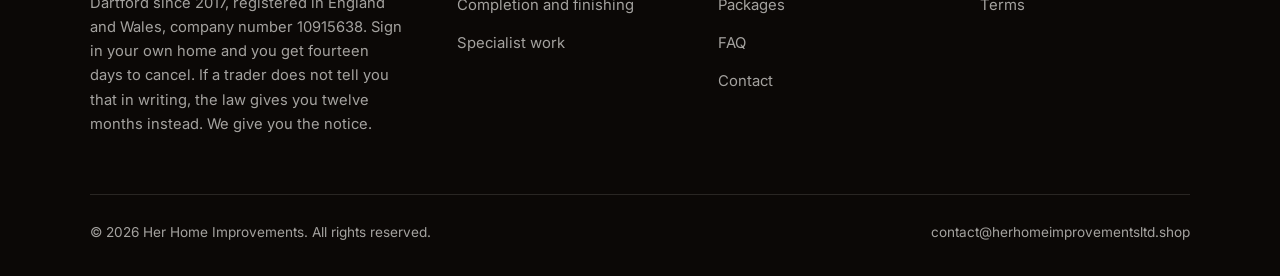
<file: contact.html>
<!DOCTYPE html>
<html lang="en" class="no-js">
<head>
<meta charset="utf-8">
<meta name="viewport" content="width=device-width, initial-scale=1">
<title>Contact — Her Home Improvements</title>
<meta name="description" content="Contact Her Home Improvements Ltd in Dartford for a quotation. We reply within two working days.">
<link rel="canonical" href="https://herhomeimprovementsltd.shop/contact.html">

<meta property="og:type" content="website">
<meta property="og:url" content="https://herhomeimprovementsltd.shop/contact.html">
<meta property="og:site_name" content="Her Home Improvements">
<meta property="og:locale" content="en_US">
<meta property="og:title" content="Contact — Her Home Improvements">
<meta property="og:description" content="Contact Her Home Improvements Ltd in Dartford for a quotation. We reply within two working days.">
<meta name="theme-color" content="#0b0806">

<link rel="icon" href="assets/img/favicon.svg" type="image/svg+xml">
<link rel="preconnect" href="https://fonts.googleapis.com">
<link rel="preconnect" href="https://fonts.gstatic.com" crossorigin>
<link rel="stylesheet" href="https://fonts.googleapis.com/css2?family=Archivo:wght@400;500;600;700&family=Inter:wght@400..700&display=swap">
<link rel="stylesheet" href="assets/css/style.css">

<!-- Thème appliqué avant le premier rendu (évite le flash) -->
<script>
document.documentElement.classList.remove('no-js');
(function(){try{var t=localStorage.getItem('site-theme');if(t){document.documentElement.setAttribute('data-theme',t);}}catch(e){}})();
</script>
</head>

<body>
<a class="skip-link" href="#main">Skip to main content</a>

<header class="site-header">
  <nav class="wrap nav" aria-label="Main navigation">
    <a class="brand" href="index.html">
      <svg class="brand__mark" viewBox="0 0 64 64" aria-hidden="true">
        <rect class="bm-bg" width="64" height="64" rx="16"/>
        <g class="bm-ic" transform="translate(14 14) scale(1.5)" fill="none" stroke-width="2.1" stroke-linecap="round" stroke-linejoin="round"><path d="M13.5 3.5 21 11l-3 3-7.5-7.5z"/><path d="M10.5 9 3.2 16.3a2.1 2.1 0 0 0 3 3L13.5 12"/><path d="M15 2.5 12 5.5M19.5 12.5 22 10"/></g>
      </svg>
      <span>Her Home Improvements<span class="brand__sub">HER HOME IMPROVEMENTS LTD</span></span>
    </a>

    <ul class="nav__links" id="nav-links">
      <li><a href="index.html">Home</a></li>
      <li><a href="programs.html">Services</a></li>
      <li><a href="index.html#pricing">Packages</a></li>
      <li><a href="about.html">How we work</a></li>
      <li><a href="contact.html" aria-current="page">Contact</a></li>
      <li><a class="btn btn--primary" href="contact.html">Request a quote</a></li>
    </ul>

    <div class="nav__cta">
      <button class="theme-toggle" type="button" aria-label="Switch to dark theme">
        <svg class="icon-sun" viewBox="0 0 24 24" fill="none" stroke="currentColor" stroke-width="1.8" stroke-linecap="round" aria-hidden="true"><circle cx="12" cy="12" r="4"/><path d="M12 2v2m0 16v2M2 12h2m16 0h2M4.9 4.9l1.4 1.4m11.4 11.4 1.4 1.4M19.1 4.9l-1.4 1.4M6.3 17.7l-1.4 1.4"/></svg>
        <svg class="icon-moon" viewBox="0 0 24 24" fill="none" stroke="currentColor" stroke-width="1.8" stroke-linecap="round" stroke-linejoin="round" aria-hidden="true"><path d="M21 12.8A9 9 0 1 1 11.2 3a7 7 0 0 0 9.8 9.8z"/></svg>
      </button>
      <a class="btn btn--primary" href="contact.html">Request a quote</a>
      <button class="nav__toggle" type="button" aria-expanded="false" aria-controls="nav-links" aria-label="Open menu">
        <svg class="icon-open" viewBox="0 0 24 24" fill="none" stroke="currentColor" stroke-width="2" stroke-linecap="round" aria-hidden="true"><path d="M3 6h18M3 12h18M3 18h18"/></svg>
        <svg class="icon-close" viewBox="0 0 24 24" fill="none" stroke="currentColor" stroke-width="2" stroke-linecap="round" aria-hidden="true"><path d="M6 6l12 12M18 6L6 18"/></svg>
      </button>
    </div>
  </nav>
</header>

<main id="main">

<section class="page-head">
  <div class="wrap">
    <nav class="breadcrumb" aria-label="Breadcrumb">
      <a href="index.html">Home</a><span>/</span><span aria-current="page">Contact</span>
    </nav>
    <h1>Request a quote</h1>
    <p>Tell us about the work, the property and your timescale. We reply within two working days.</p>
  </div>
</section>

<section class="section wrap">
  <div class="form-layout">

    <!--
      FORM: the action attribute holds a placeholder id. Create a free form at
      https://formspree.io and replace VOTRE_ID_FORMSPREE. Until then, the button
      opens the visitor's email app with a pre-filled message to contact@herhomeimprovementsltd.shop.
    -->
    <form class="form" id="contact-form" action="https://formspree.io/f/VOTRE_ID_FORMSPREE" method="POST"
          data-email="contact@herhomeimprovementsltd.shop" data-subject="Project enquiry"
          data-msg-mail="Your email app will open with the message ready to send." data-msg-sending="Sending…"
          data-msg-ok="Thanks! Your message is on its way. We reply within one business day." data-msg-err="Sending failed. Please email us directly at">
      <div class="form__row">
        <div class="field">
          <label for="nom">Full name <span class="req" aria-hidden="true">*</span></label>
          <input type="text" id="nom" name="nom" autocomplete="name" required>
        </div>
        <div class="field">
          <label for="email">Email address <span class="req" aria-hidden="true">*</span></label>
          <input type="email" id="email" name="email" autocomplete="email" required>
        </div>
      </div>

      <div class="form__row">
        <div class="field">
          <label for="programme">What you need</label>
          <select id="programme" name="programme">
            <option>Building projects</option>
            <option>Installation work</option>
            <option>Completion and finishing</option>
            <option>Specialist work</option>
            <option>Not sure yet</option>
          </select>
        </div>
        <div class="field">
          <label for="niveau">Your project</label>
          <select id="niveau" name="niveau">
            <option>A building project</option>
            <option>Installation work</option>
            <option>Completion or finishing</option>
            <option>Specialist work</option>
          </select>
        </div>
      </div>

      <div class="field">
        <label for="message">Your message <span class="req" aria-hidden="true">*</span></label>
        <textarea id="message" name="message" required placeholder="What the work involves, the address, the year the property was built, whether planning permission is granted, and your timescale..."></textarea>
        <span class="field__hint">Tell us the year the property was built: anything before 2000 means an asbestos survey before we open anything up.</span>
      </div>

      <!-- Bot trap: hidden from humans -->
      <div class="visually-hidden" aria-hidden="true">
        <label for="site-web">Leave this field empty</label>
        <input type="text" id="site-web" name="_gotcha" tabindex="-1" autocomplete="off">
      </div>

      <button class="btn btn--primary btn--lg" type="submit">Send my request <svg viewBox="0 0 24 24" fill="none" stroke="currentColor" stroke-width="2.2" stroke-linecap="round" stroke-linejoin="round" aria-hidden="true"><path d="M5 12h14M13 6l6 6-6 6"/></svg></button>

      <p id="form-status" class="form__status" role="status" aria-live="polite"></p>

      <p class="form__note">
        We only use your details to reply, and never sell them. See our <a href="legal.html#privacy">privacy policy</a>.
      </p>
    </form>

    <aside class="contact-aside">
      <div class="contact-card">
        <svg viewBox="0 0 24 24" fill="none" stroke="currentColor" stroke-width="1.8" stroke-linecap="round" stroke-linejoin="round" aria-hidden="true"><rect x="2.5" y="5" width="19" height="14" rx="3"/><path d="M3 7l9 6 9-6"/></svg>
        <div><b>Email</b><a href="mailto:contact@herhomeimprovementsltd.shop">contact@herhomeimprovementsltd.shop</a></div>
      </div>
      <div class="contact-card">
        <svg viewBox="0 0 24 24" fill="none" stroke="currentColor" stroke-width="1.8" stroke-linecap="round" stroke-linejoin="round" aria-hidden="true"><circle cx="12" cy="12" r="9"/><path d="M12 7v5l3.2 2"/></svg>
        <div><b>Response time</b><span>Within one business day, Monday to Friday</span></div>
      </div>
      <div class="contact-card">
        <svg viewBox="0 0 24 24" fill="none" stroke="currentColor" stroke-width="1.8" stroke-linecap="round" stroke-linejoin="round" aria-hidden="true"><rect x="3.5" y="5" width="17" height="16" rx="2.5"/><path d="M8 3v4M16 3v4M3.5 10h17"/></svg>
        <div><b>Availability</b><span>[YOUR BUSINESS HOURS] · site visits by appointment</span></div>
      </div>
      <div class="contact-card">
        <svg viewBox="0 0 24 24" fill="none" stroke="currentColor" stroke-width="1.8" stroke-linecap="round" stroke-linejoin="round" aria-hidden="true"><rect x="4" y="4.5" width="16" height="11" rx="2"/><path d="M2 19.5h20"/></svg>
        <div><b>Format</b><span>Dartford and north-west Kent</span></div>
      </div>
      <div class="contact-card contact-card--soft">
        <svg viewBox="0 0 24 24" fill="none" stroke="currentColor" stroke-width="1.8" stroke-linecap="round" stroke-linejoin="round" aria-hidden="true"><circle cx="12" cy="12" r="9.2"/><path d="M12 16v-4.5M12 8.2v.1"/></svg>
        <div><b>Good to know</b><span>If another trader has already quoted at your home, check whether they gave you a written cancellation notice.</span></div>
      </div>
    </aside>

  </div>
</section>

</main>

<footer class="site-footer">
  <div class="wrap">
    <div class="footer__grid">
      <div class="footer__brand">
        <a class="brand" href="index.html">
          <svg class="brand__mark" viewBox="0 0 64 64" aria-hidden="true">
        <rect class="bm-bg" width="64" height="64" rx="16"/>
        <g class="bm-ic" transform="translate(14 14) scale(1.5)" fill="none" stroke-width="2.1" stroke-linecap="round" stroke-linejoin="round"><path d="M13.5 3.5 21 11l-3 3-7.5-7.5z"/><path d="M10.5 9 3.2 16.3a2.1 2.1 0 0 0 3 3L13.5 12"/><path d="M15 2.5 12 5.5M19.5 12.5 22 10"/></g>
      </svg>
          <span>Her Home Improvements<span class="brand__sub">HER HOME IMPROVEMENTS LTD</span></span>
        </a>
        <p>Her Home Improvements Ltd — home improvements and building work from Dartford since 2017, registered in England and Wales, company number 10915638. Sign in your own home and you get fourteen days to cancel. If a trader does not tell you that in writing, the law gives you twelve months instead. We give you the notice.</p>
      </div>

      <div class="footer__col">
        <h4>Services</h4>
        <ul>
          <li><a href="programs.html#projects">Building projects</a></li>
          <li><a href="programs.html#installation">Installation work</a></li>
          <li><a href="programs.html#finishing">Completion and finishing</a></li>
          <li><a href="programs.html#specialist">Specialist work</a></li>
        </ul>
      </div>

      <div class="footer__col">
        <h4>Her Home Improvements</h4>
        <ul>
          <li><a href="about.html">How we work</a></li>
          <li><a href="index.html#how-it-works">How it works</a></li>
          <li><a href="index.html#pricing">Packages</a></li>
          <li><a href="index.html#faq">FAQ</a></li>
          <li><a href="contact.html">Contact</a></li>
        </ul>
      </div>

      <div class="footer__col">
        <h4>Legal</h4>
        <ul>
          <li><a href="legal.html">Legal &amp; policies</a></li>
          <li><a href="legal.html#privacy">Privacy</a></li>
          <li><a href="legal.html#terms">Terms</a></li>
        </ul>
      </div>
    </div>

    <div class="footer__bottom">
      <p>© <span data-year>2026</span> Her Home Improvements. All rights reserved.</p>
      <p><a href="mailto:contact@herhomeimprovementsltd.shop">contact@herhomeimprovementsltd.shop</a></p>
    </div>
  </div>
</footer>

<script src="assets/js/main.js" defer></script>
</body>
</html>
</file>
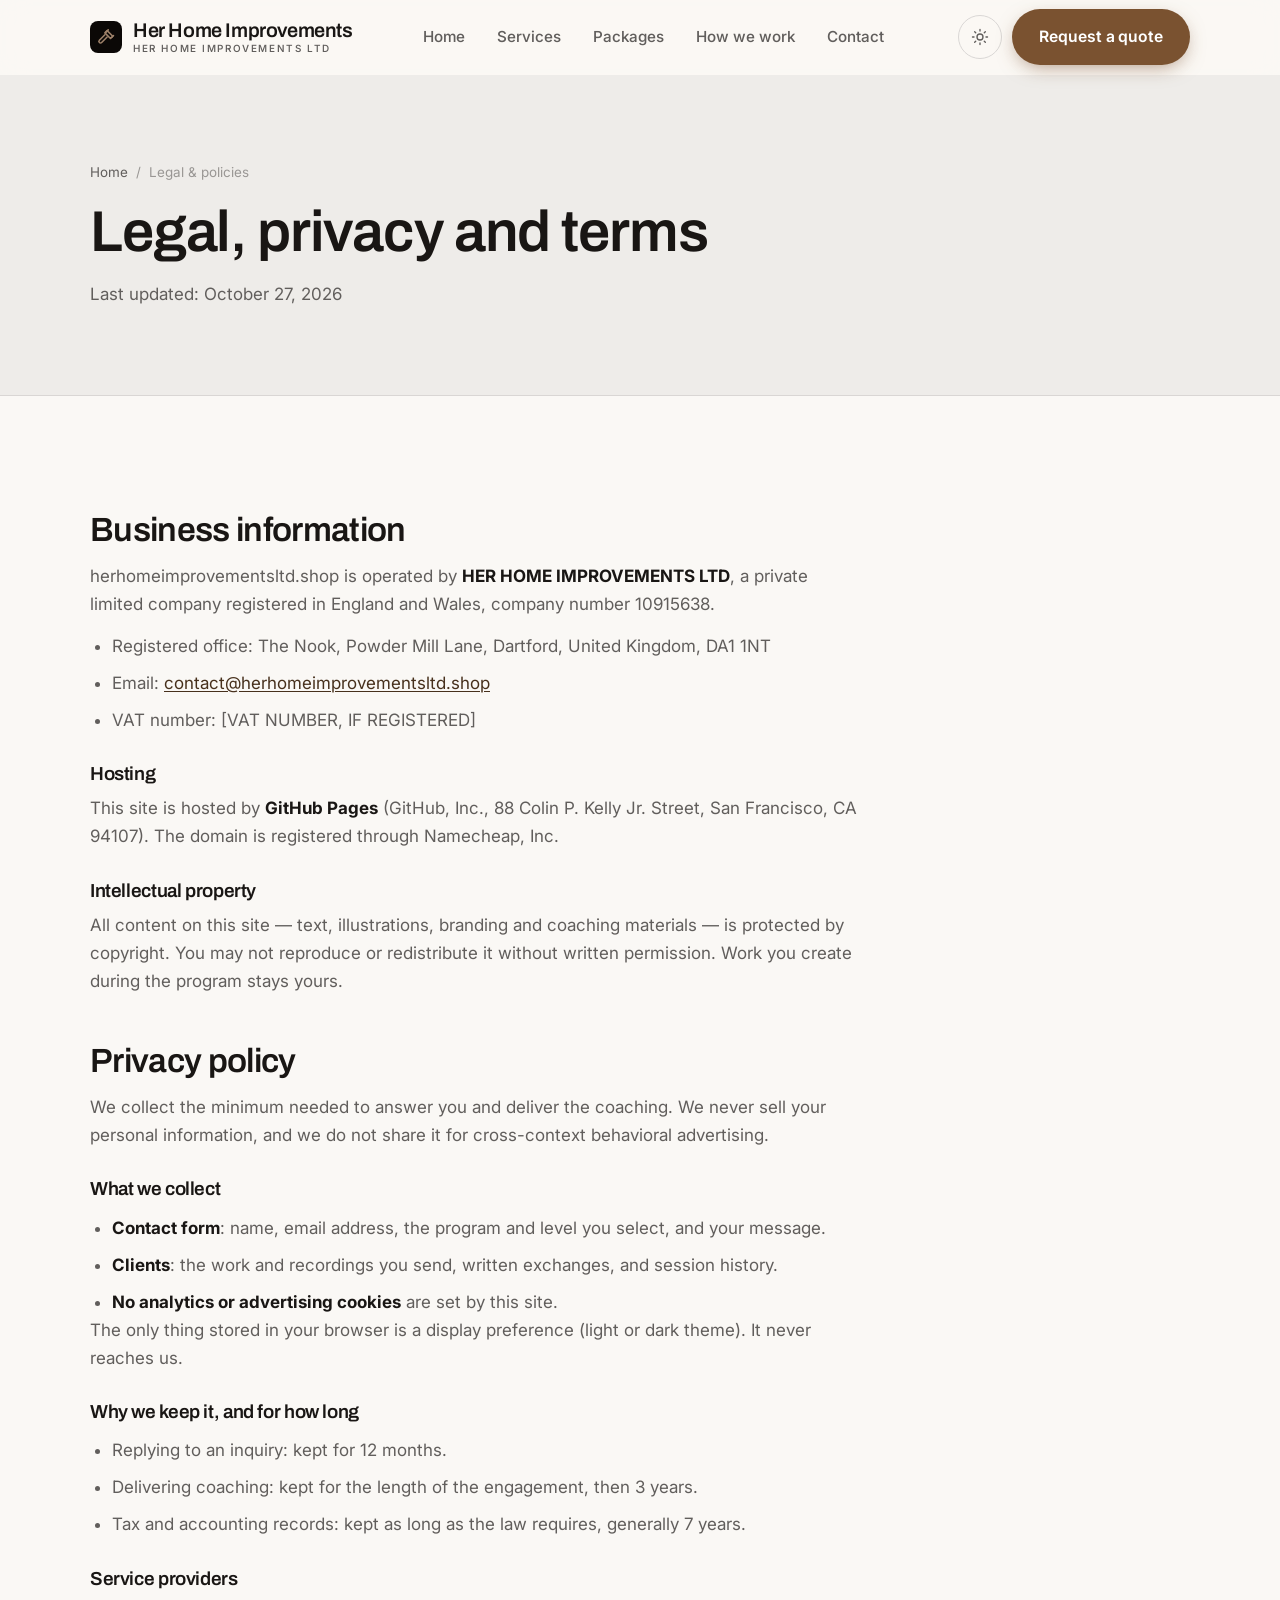
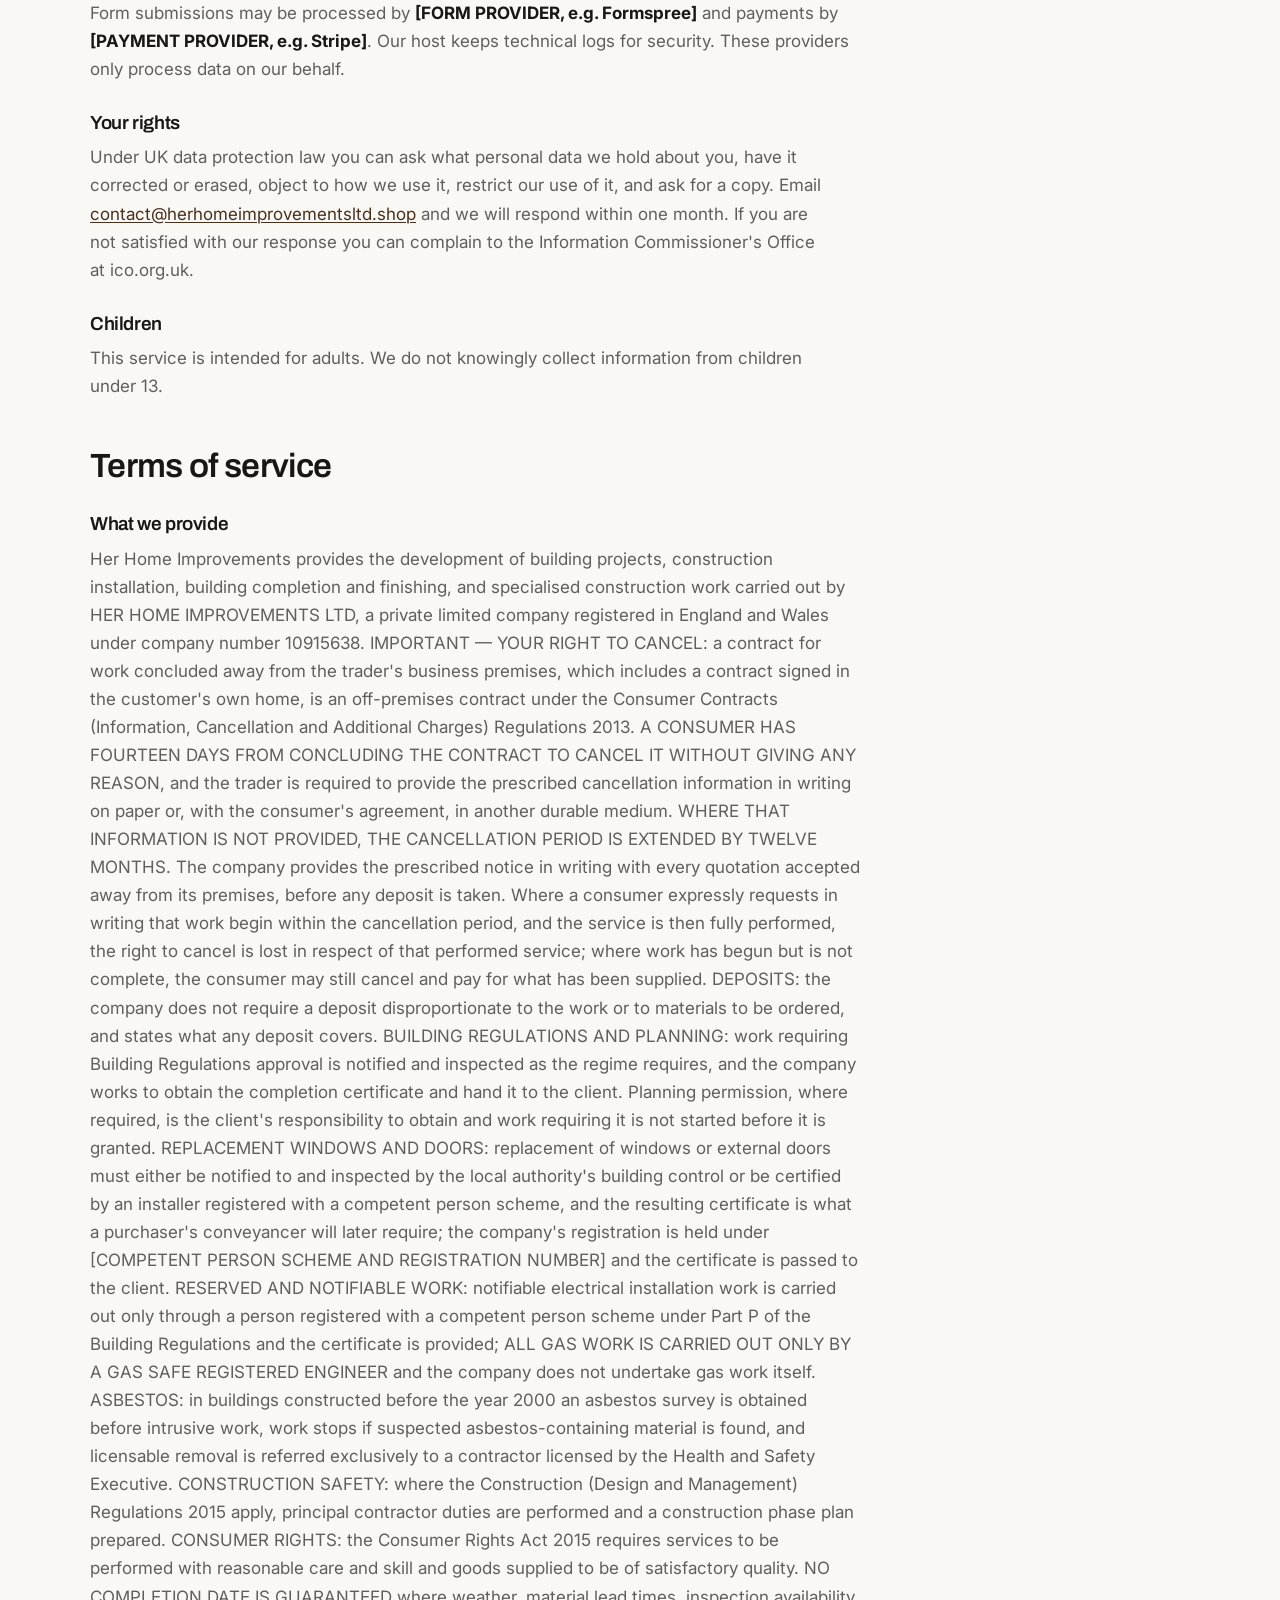
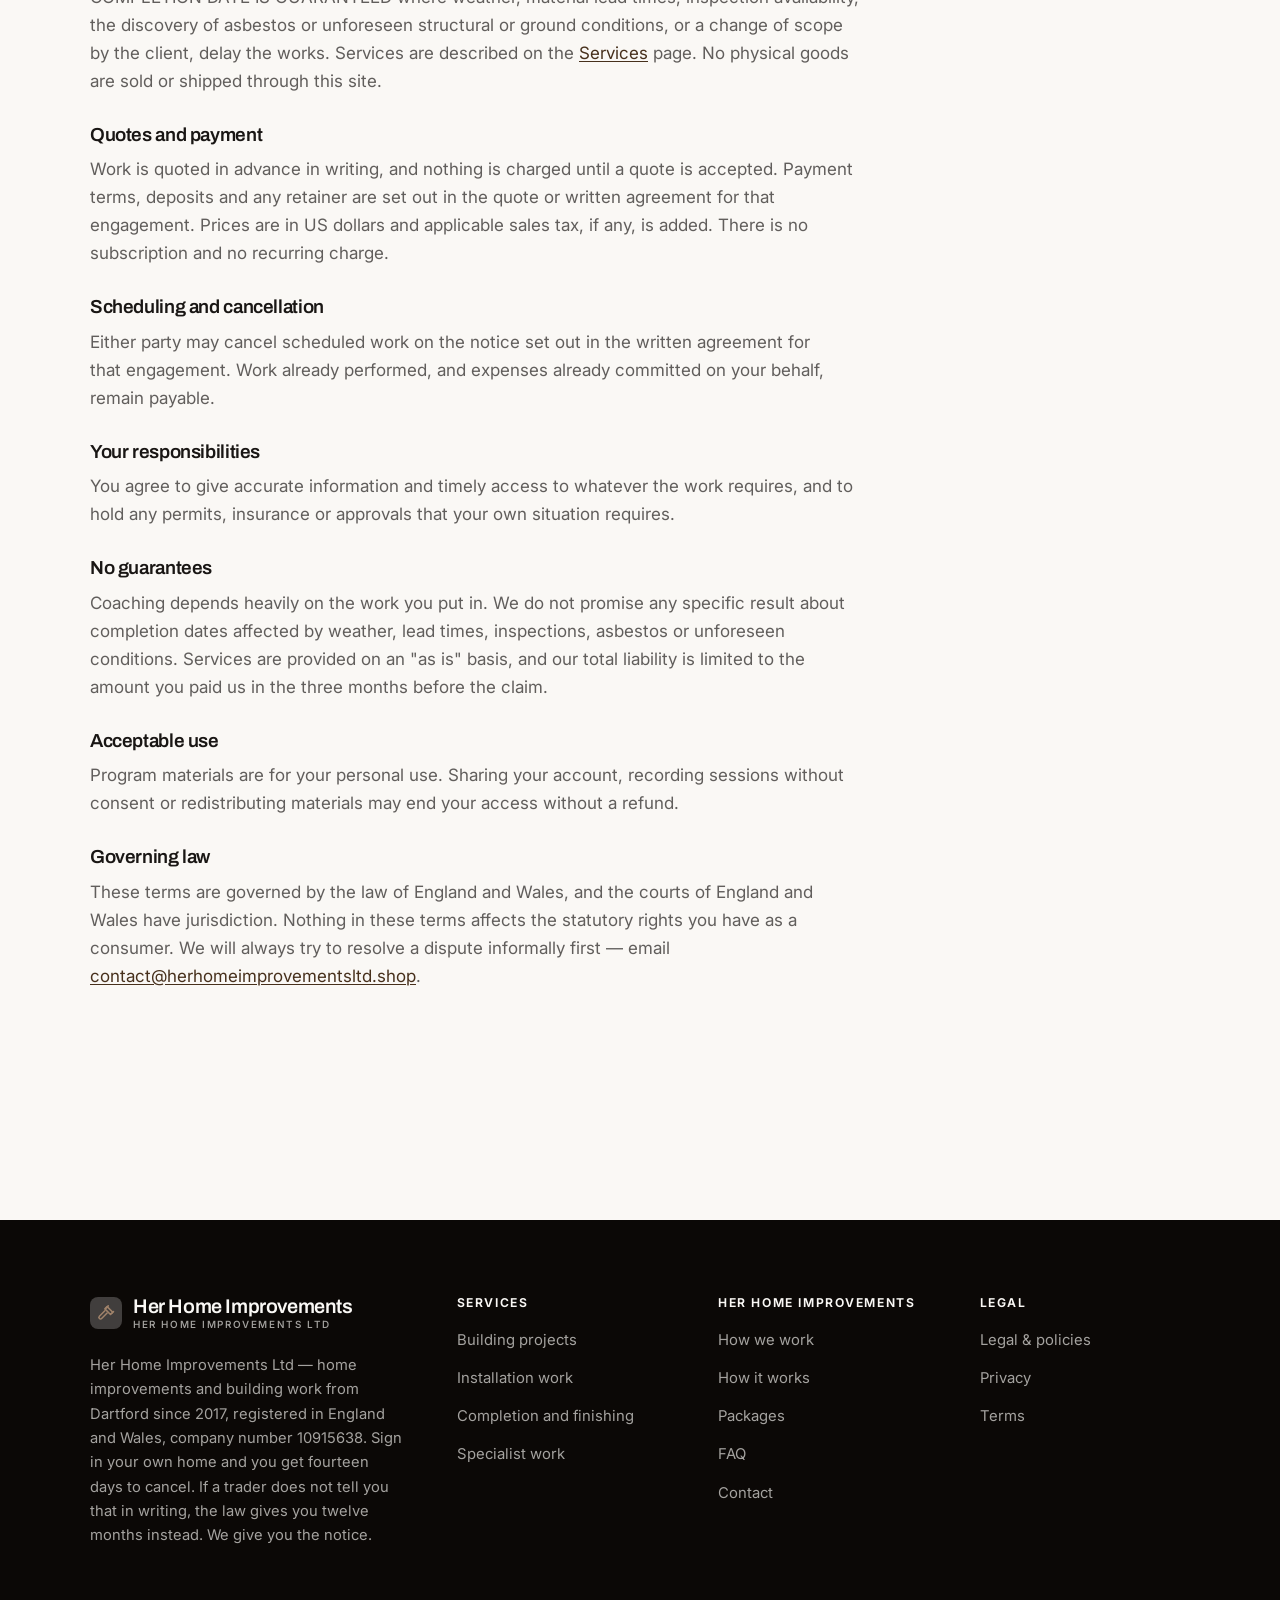
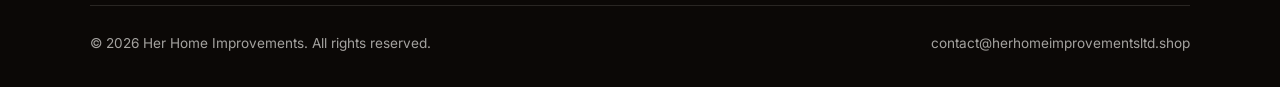
<file: legal.html>
<!DOCTYPE html>
<html lang="en" class="no-js">
<head>
<meta charset="utf-8">
<meta name="viewport" content="width=device-width, initial-scale=1">
<title>Legal, privacy and terms — Her Home Improvements</title>
<meta name="description" content="Business information, privacy policy and terms of service for Her Home Improvements.">
<meta name="robots" content="noindex">

<meta property="og:type" content="website">
<meta property="og:url" content="https://herhomeimprovementsltd.shop/legal.html">
<meta property="og:site_name" content="Her Home Improvements">
<meta property="og:locale" content="en_US">
<meta property="og:title" content="Legal, privacy and terms — Her Home Improvements">
<meta property="og:description" content="Business information, privacy policy and terms of service for Her Home Improvements.">
<meta name="theme-color" content="#0b0806">

<link rel="icon" href="assets/img/favicon.svg" type="image/svg+xml">
<link rel="preconnect" href="https://fonts.googleapis.com">
<link rel="preconnect" href="https://fonts.gstatic.com" crossorigin>
<link rel="stylesheet" href="https://fonts.googleapis.com/css2?family=Archivo:wght@400;500;600;700&family=Inter:wght@400..700&display=swap">
<link rel="stylesheet" href="assets/css/style.css">

<!-- Thème appliqué avant le premier rendu (évite le flash) -->
<script>
document.documentElement.classList.remove('no-js');
(function(){try{var t=localStorage.getItem('site-theme');if(t){document.documentElement.setAttribute('data-theme',t);}}catch(e){}})();
</script>
</head>

<body>
<a class="skip-link" href="#main">Skip to main content</a>

<header class="site-header">
  <nav class="wrap nav" aria-label="Main navigation">
    <a class="brand" href="index.html">
      <svg class="brand__mark" viewBox="0 0 64 64" aria-hidden="true">
        <rect class="bm-bg" width="64" height="64" rx="16"/>
        <g class="bm-ic" transform="translate(14 14) scale(1.5)" fill="none" stroke-width="2.1" stroke-linecap="round" stroke-linejoin="round"><path d="M13.5 3.5 21 11l-3 3-7.5-7.5z"/><path d="M10.5 9 3.2 16.3a2.1 2.1 0 0 0 3 3L13.5 12"/><path d="M15 2.5 12 5.5M19.5 12.5 22 10"/></g>
      </svg>
      <span>Her Home Improvements<span class="brand__sub">HER HOME IMPROVEMENTS LTD</span></span>
    </a>

    <ul class="nav__links" id="nav-links">
      <li><a href="index.html">Home</a></li>
      <li><a href="programs.html">Services</a></li>
      <li><a href="index.html#pricing">Packages</a></li>
      <li><a href="about.html">How we work</a></li>
      <li><a href="contact.html">Contact</a></li>
      <li><a class="btn btn--primary" href="contact.html">Request a quote</a></li>
    </ul>

    <div class="nav__cta">
      <button class="theme-toggle" type="button" aria-label="Switch to dark theme">
        <svg class="icon-sun" viewBox="0 0 24 24" fill="none" stroke="currentColor" stroke-width="1.8" stroke-linecap="round" aria-hidden="true"><circle cx="12" cy="12" r="4"/><path d="M12 2v2m0 16v2M2 12h2m16 0h2M4.9 4.9l1.4 1.4m11.4 11.4 1.4 1.4M19.1 4.9l-1.4 1.4M6.3 17.7l-1.4 1.4"/></svg>
        <svg class="icon-moon" viewBox="0 0 24 24" fill="none" stroke="currentColor" stroke-width="1.8" stroke-linecap="round" stroke-linejoin="round" aria-hidden="true"><path d="M21 12.8A9 9 0 1 1 11.2 3a7 7 0 0 0 9.8 9.8z"/></svg>
      </button>
      <a class="btn btn--primary" href="contact.html">Request a quote</a>
      <button class="nav__toggle" type="button" aria-expanded="false" aria-controls="nav-links" aria-label="Open menu">
        <svg class="icon-open" viewBox="0 0 24 24" fill="none" stroke="currentColor" stroke-width="2" stroke-linecap="round" aria-hidden="true"><path d="M3 6h18M3 12h18M3 18h18"/></svg>
        <svg class="icon-close" viewBox="0 0 24 24" fill="none" stroke="currentColor" stroke-width="2" stroke-linecap="round" aria-hidden="true"><path d="M6 6l12 12M18 6L6 18"/></svg>
      </button>
    </div>
  </nav>
</header>

<main id="main">

<section class="page-head">
  <div class="wrap">
    <nav class="breadcrumb" aria-label="Breadcrumb">
      <a href="index.html">Home</a><span>/</span><span aria-current="page">Legal &amp; policies</span>
    </nav>
    <h1>Legal, privacy and terms</h1>
    <p>Last updated: <time datetime="2026-10-27">October 27, 2026</time></p>
  </div>
</section>

<section class="section wrap">
  <div class="prose">

    <!--
      TO DO: this is a skeleton, not legal advice. Replace every [BRACKET] with
      your real details before selling, and have a lawyer review it if you can.
      Consumer protection rules differ by state.
    -->

    <h2 id="business">Business information</h2>
    <p>
      herhomeimprovementsltd.shop is operated by <strong>HER HOME IMPROVEMENTS LTD</strong>, a private limited
      company registered in England and Wales, company number 10915638.
    </p>
    <ul>
      <li>Registered office: The Nook, Powder Mill Lane, Dartford, United Kingdom, DA1 1NT</li>
      <li>Email: <a href="mailto:contact@herhomeimprovementsltd.shop">contact@herhomeimprovementsltd.shop</a></li>
      <li>VAT number: [VAT NUMBER, IF REGISTERED]</li>
    </ul>

    <h3>Hosting</h3>
    <p>
      This site is hosted by <strong>GitHub Pages</strong> (GitHub, Inc., 88 Colin P. Kelly Jr. Street,
      San Francisco, CA 94107). The domain is registered through Namecheap, Inc.
    </p>

    <h3>Intellectual property</h3>
    <p>
      All content on this site — text, illustrations, branding and coaching materials — is protected by
      copyright. You may not reproduce or redistribute it without written permission. Work you create during
      the program stays yours.
    </p>

    <h2 id="privacy">Privacy policy</h2>
    <p>
      We collect the minimum needed to answer you and deliver the coaching. We never sell your personal
      information, and we do not share it for cross-context behavioral advertising.
    </p>
    <h3>What we collect</h3>
    <ul>
      <li><strong>Contact form</strong>: name, email address, the program and level you select, and your message.</li>
      <li><strong>Clients</strong>: the work and recordings you send, written exchanges, and session history.</li>
      <li><strong>No analytics or advertising cookies</strong> are set by this site.</li>
    </ul>
    <p>
      The only thing stored in your browser is a display preference (light or dark theme). It never reaches us.
    </p>
    <h3>Why we keep it, and for how long</h3>
    <ul>
      <li>Replying to an inquiry: kept for 12 months.</li>
      <li>Delivering coaching: kept for the length of the engagement, then 3 years.</li>
      <li>Tax and accounting records: kept as long as the law requires, generally 7 years.</li>
    </ul>
    <h3>Service providers</h3>
    <p>
      Form submissions may be processed by <strong>[FORM PROVIDER, e.g. Formspree]</strong> and payments by
      <strong>[PAYMENT PROVIDER, e.g. Stripe]</strong>. Our host keeps technical logs for security. These
      providers only process data on our behalf.
    </p>
    <h3>Your rights</h3>
    <p>
      Under UK data protection law you can ask what personal data we hold about you, have it corrected or
      erased, object to how we use it, restrict our use of it, and ask for a copy. Email
      <a href="mailto:contact@herhomeimprovementsltd.shop">contact@herhomeimprovementsltd.shop</a> and we will respond within one month. If you are not satisfied with
      our response you can complain to the Information Commissioner's Office at ico.org.uk.
    </p>
    <h3>Children</h3>
    <p>
      This service is intended for adults. We do not knowingly collect information from children under 13.
    </p>

    <h2 id="terms">Terms of service</h2>
    <h3>What we provide</h3>
    <p>
      Her Home Improvements provides the development of building projects, construction installation, building completion and finishing, and specialised construction work carried out by HER HOME IMPROVEMENTS LTD, a private limited company registered in England and Wales under company number 10915638. IMPORTANT — YOUR RIGHT TO CANCEL: a contract for work concluded away from the trader's business premises, which includes a contract signed in the customer's own home, is an off-premises contract under the Consumer Contracts (Information, Cancellation and Additional Charges) Regulations 2013. A CONSUMER HAS FOURTEEN DAYS FROM CONCLUDING THE CONTRACT TO CANCEL IT WITHOUT GIVING ANY REASON, and the trader is required to provide the prescribed cancellation information in writing on paper or, with the consumer's agreement, in another durable medium. WHERE THAT INFORMATION IS NOT PROVIDED, THE CANCELLATION PERIOD IS EXTENDED BY TWELVE MONTHS. The company provides the prescribed notice in writing with every quotation accepted away from its premises, before any deposit is taken. Where a consumer expressly requests in writing that work begin within the cancellation period, and the service is then fully performed, the right to cancel is lost in respect of that performed service; where work has begun but is not complete, the consumer may still cancel and pay for what has been supplied. DEPOSITS: the company does not require a deposit disproportionate to the work or to materials to be ordered, and states what any deposit covers. BUILDING REGULATIONS AND PLANNING: work requiring Building Regulations approval is notified and inspected as the regime requires, and the company works to obtain the completion certificate and hand it to the client. Planning permission, where required, is the client's responsibility to obtain and work requiring it is not started before it is granted. REPLACEMENT WINDOWS AND DOORS: replacement of windows or external doors must either be notified to and inspected by the local authority's building control or be certified by an installer registered with a competent person scheme, and the resulting certificate is what a purchaser's conveyancer will later require; the company's registration is held under [COMPETENT PERSON SCHEME AND REGISTRATION NUMBER] and the certificate is passed to the client. RESERVED AND NOTIFIABLE WORK: notifiable electrical installation work is carried out only through a person registered with a competent person scheme under Part P of the Building Regulations and the certificate is provided; ALL GAS WORK IS CARRIED OUT ONLY BY A GAS SAFE REGISTERED ENGINEER and the company does not undertake gas work itself. ASBESTOS: in buildings constructed before the year 2000 an asbestos survey is obtained before intrusive work, work stops if suspected asbestos-containing material is found, and licensable removal is referred exclusively to a contractor licensed by the Health and Safety Executive. CONSTRUCTION SAFETY: where the Construction (Design and Management) Regulations 2015 apply, principal contractor duties are performed and a construction phase plan prepared. CONSUMER RIGHTS: the Consumer Rights Act 2015 requires services to be performed with reasonable care and skill and goods supplied to be of satisfactory quality. NO COMPLETION DATE IS GUARANTEED where weather, material lead times, inspection availability, the discovery of asbestos or unforeseen structural or ground conditions, or a change of scope by the client, delay the works. Services are described on the
      <a href="programs.html">Services</a> page. No physical goods are sold or shipped through this site.
    </p>
    <h3>Quotes and payment</h3>
    <p>
      Work is quoted in advance in writing, and nothing is charged until a quote is accepted. Payment terms,
      deposits and any retainer are set out in the quote or written agreement for that engagement. Prices are in
      US dollars and applicable sales tax, if any, is added. There is no subscription and no recurring charge.
    </p>
    <h3>Scheduling and cancellation</h3>
    <p>
      Either party may cancel scheduled work on the notice set out in the written agreement for that engagement.
      Work already performed, and expenses already committed on your behalf, remain payable.
    </p>
    <h3>Your responsibilities</h3>
    <p>
      You agree to give accurate information and timely access to whatever the work requires, and to hold any
      permits, insurance or approvals that your own situation requires.
    </p>

    <h3>No guarantees</h3>
    <p>
      Coaching depends heavily on the work you put in. We do not promise any specific result
      about completion dates affected by weather, lead times, inspections, asbestos or unforeseen conditions. Services are provided on an "as is" basis, and our total
      liability is limited to the amount you paid us in the three months before the claim.
    </p>
    <h3>Acceptable use</h3>
    <p>
      Program materials are for your personal use. Sharing your account, recording sessions without consent
      or redistributing materials may end your access without a refund.
    </p>
    <h3>Governing law</h3>
    <p>
      These terms are governed by the law of England and Wales, and the courts of England and Wales have
      jurisdiction. Nothing in these terms affects the statutory rights you have as a consumer. We will always
      try to resolve a dispute informally first — email <a href="mailto:contact@herhomeimprovementsltd.shop">contact@herhomeimprovementsltd.shop</a>.
    </p>

  </div>
</section>

</main>

<footer class="site-footer">
  <div class="wrap">
    <div class="footer__grid">
      <div class="footer__brand">
        <a class="brand" href="index.html">
          <svg class="brand__mark" viewBox="0 0 64 64" aria-hidden="true">
        <rect class="bm-bg" width="64" height="64" rx="16"/>
        <g class="bm-ic" transform="translate(14 14) scale(1.5)" fill="none" stroke-width="2.1" stroke-linecap="round" stroke-linejoin="round"><path d="M13.5 3.5 21 11l-3 3-7.5-7.5z"/><path d="M10.5 9 3.2 16.3a2.1 2.1 0 0 0 3 3L13.5 12"/><path d="M15 2.5 12 5.5M19.5 12.5 22 10"/></g>
      </svg>
          <span>Her Home Improvements<span class="brand__sub">HER HOME IMPROVEMENTS LTD</span></span>
        </a>
        <p>Her Home Improvements Ltd — home improvements and building work from Dartford since 2017, registered in England and Wales, company number 10915638. Sign in your own home and you get fourteen days to cancel. If a trader does not tell you that in writing, the law gives you twelve months instead. We give you the notice.</p>
      </div>

      <div class="footer__col">
        <h4>Services</h4>
        <ul>
          <li><a href="programs.html#projects">Building projects</a></li>
          <li><a href="programs.html#installation">Installation work</a></li>
          <li><a href="programs.html#finishing">Completion and finishing</a></li>
          <li><a href="programs.html#specialist">Specialist work</a></li>
        </ul>
      </div>

      <div class="footer__col">
        <h4>Her Home Improvements</h4>
        <ul>
          <li><a href="about.html">How we work</a></li>
          <li><a href="index.html#how-it-works">How it works</a></li>
          <li><a href="index.html#pricing">Packages</a></li>
          <li><a href="index.html#faq">FAQ</a></li>
          <li><a href="contact.html">Contact</a></li>
        </ul>
      </div>

      <div class="footer__col">
        <h4>Legal</h4>
        <ul>
          <li><a href="legal.html">Legal &amp; policies</a></li>
          <li><a href="legal.html#privacy">Privacy</a></li>
          <li><a href="legal.html#terms">Terms</a></li>
        </ul>
      </div>
    </div>

    <div class="footer__bottom">
      <p>© <span data-year>2026</span> Her Home Improvements. All rights reserved.</p>
      <p><a href="mailto:contact@herhomeimprovementsltd.shop">contact@herhomeimprovementsltd.shop</a></p>
    </div>
  </div>
</footer>

<script src="assets/js/main.js" defer></script>
</body>
</html>
</file>
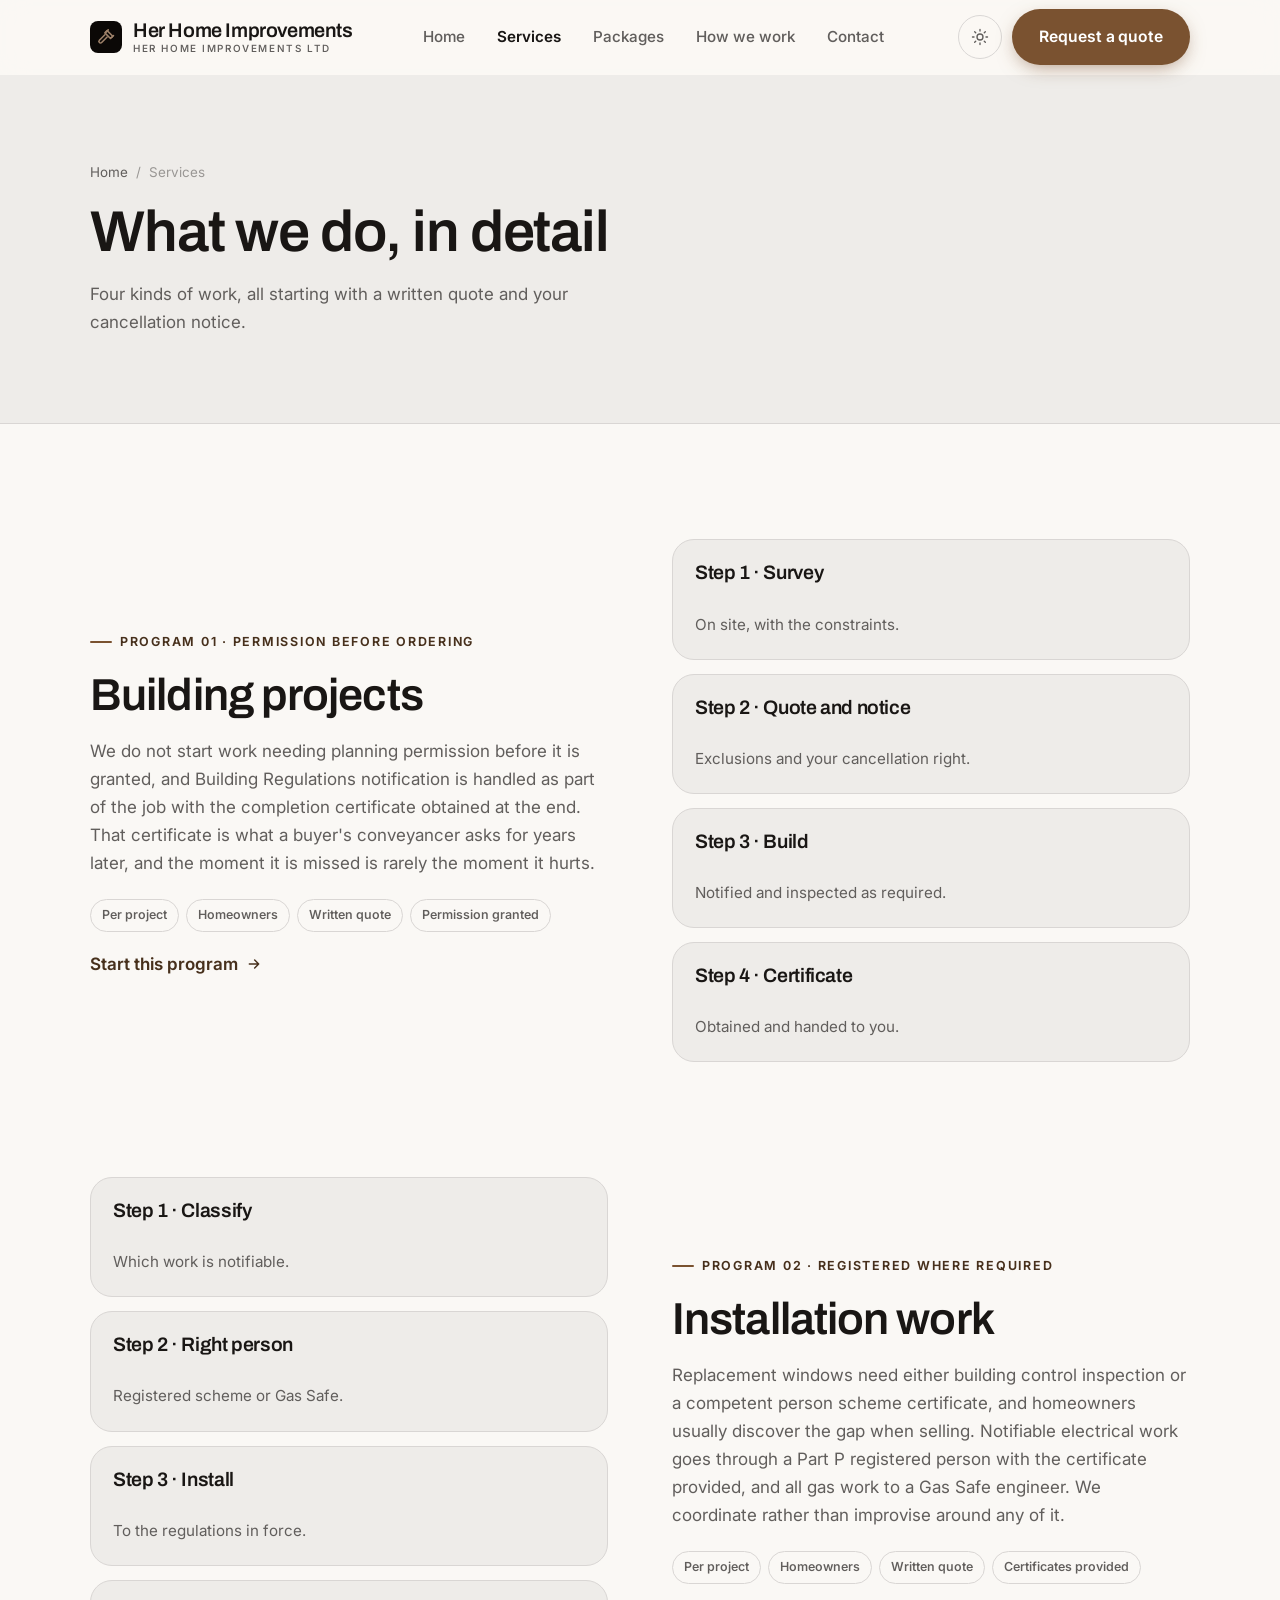
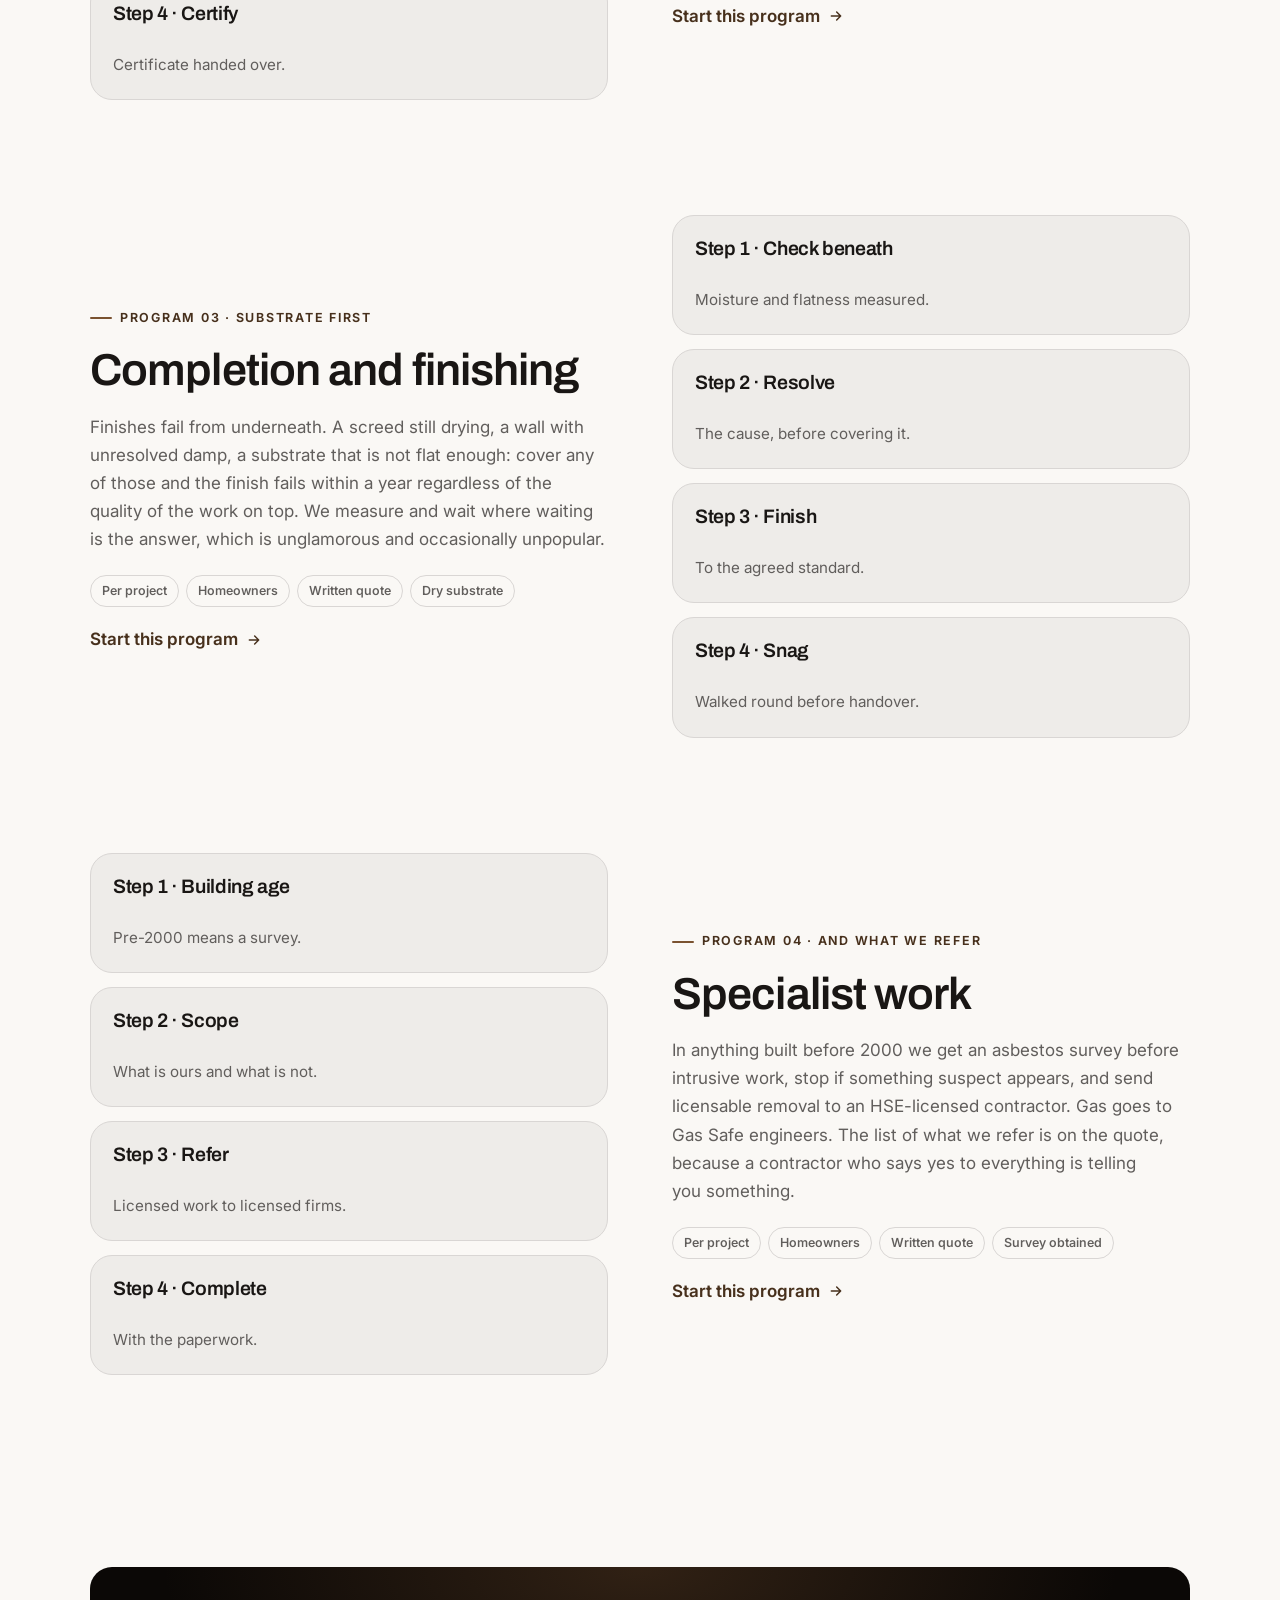
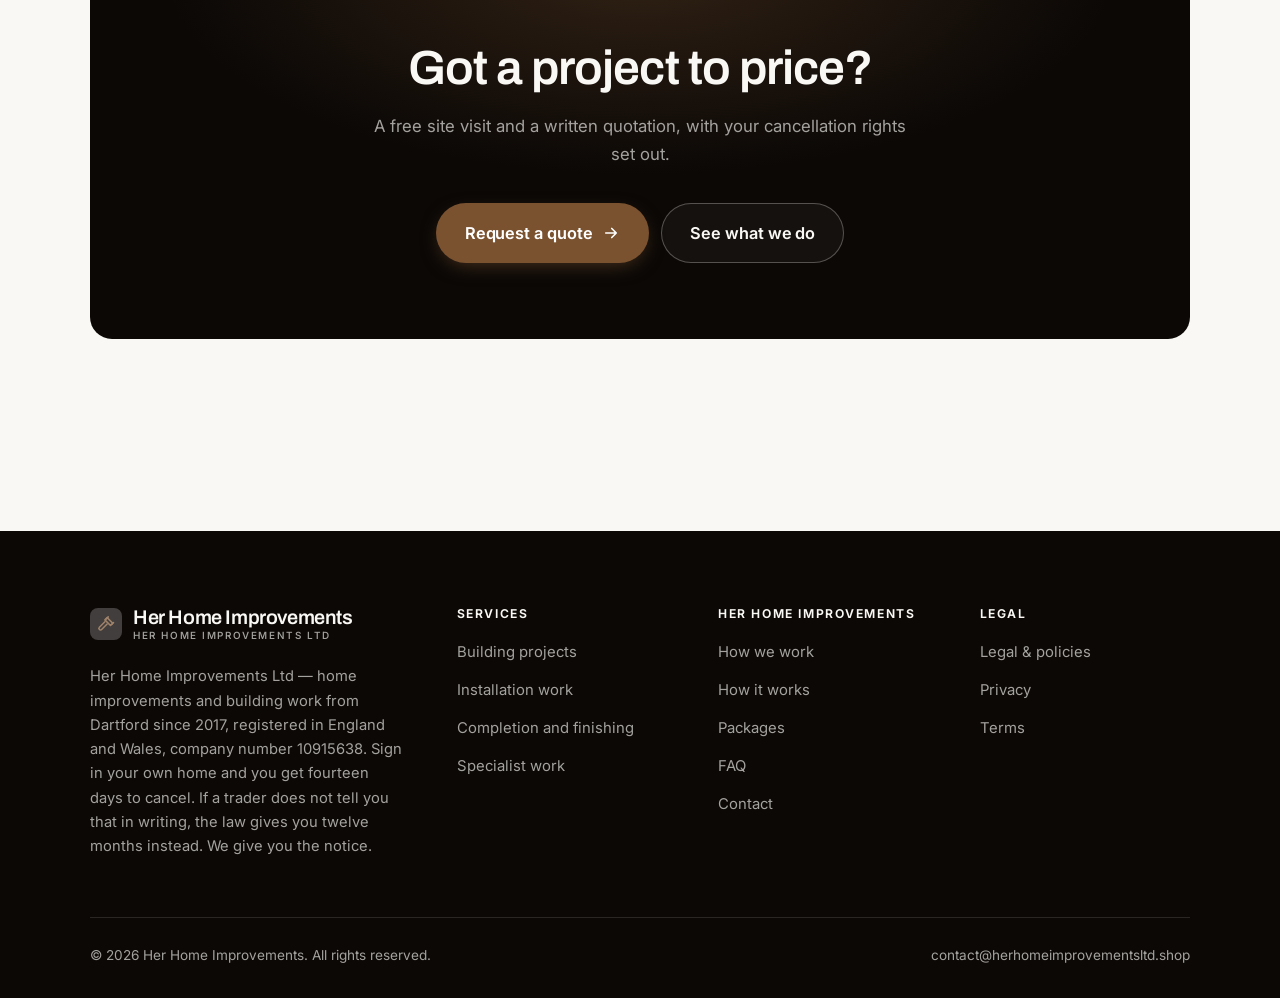
<file: programs.html>
<!DOCTYPE html>
<html lang="en" class="no-js">
<head>
<meta charset="utf-8">
<meta name="viewport" content="width=device-width, initial-scale=1">
<title>Services — Her Home Improvements</title>
<meta name="description" content="What Her Home Improvements Ltd does: building projects, installation work, completion and finishing, and specialist work.">
<link rel="canonical" href="https://herhomeimprovementsltd.shop/programs.html">

<meta property="og:type" content="website">
<meta property="og:url" content="https://herhomeimprovementsltd.shop/programs.html">
<meta property="og:site_name" content="Her Home Improvements">
<meta property="og:locale" content="en_US">
<meta property="og:title" content="Services — Her Home Improvements">
<meta property="og:description" content="What Her Home Improvements Ltd does: building projects, installation work, completion and finishing, and specialist work.">
<meta name="theme-color" content="#0b0806">

<link rel="icon" href="assets/img/favicon.svg" type="image/svg+xml">
<link rel="preconnect" href="https://fonts.googleapis.com">
<link rel="preconnect" href="https://fonts.gstatic.com" crossorigin>
<link rel="stylesheet" href="https://fonts.googleapis.com/css2?family=Archivo:wght@400;500;600;700&family=Inter:wght@400..700&display=swap">
<link rel="stylesheet" href="assets/css/style.css">

<!-- Thème appliqué avant le premier rendu (évite le flash) -->
<script>
document.documentElement.classList.remove('no-js');
(function(){try{var t=localStorage.getItem('site-theme');if(t){document.documentElement.setAttribute('data-theme',t);}}catch(e){}})();
</script>
</head>

<body>
<a class="skip-link" href="#main">Skip to main content</a>

<header class="site-header">
  <nav class="wrap nav" aria-label="Main navigation">
    <a class="brand" href="index.html">
      <svg class="brand__mark" viewBox="0 0 64 64" aria-hidden="true">
        <rect class="bm-bg" width="64" height="64" rx="16"/>
        <g class="bm-ic" transform="translate(14 14) scale(1.5)" fill="none" stroke-width="2.1" stroke-linecap="round" stroke-linejoin="round"><path d="M13.5 3.5 21 11l-3 3-7.5-7.5z"/><path d="M10.5 9 3.2 16.3a2.1 2.1 0 0 0 3 3L13.5 12"/><path d="M15 2.5 12 5.5M19.5 12.5 22 10"/></g>
      </svg>
      <span>Her Home Improvements<span class="brand__sub">HER HOME IMPROVEMENTS LTD</span></span>
    </a>

    <ul class="nav__links" id="nav-links">
      <li><a href="index.html">Home</a></li>
      <li><a href="programs.html" aria-current="page">Services</a></li>
      <li><a href="index.html#pricing">Packages</a></li>
      <li><a href="about.html">How we work</a></li>
      <li><a href="contact.html">Contact</a></li>
      <li><a class="btn btn--primary" href="contact.html">Request a quote</a></li>
    </ul>

    <div class="nav__cta">
      <button class="theme-toggle" type="button" aria-label="Switch to dark theme">
        <svg class="icon-sun" viewBox="0 0 24 24" fill="none" stroke="currentColor" stroke-width="1.8" stroke-linecap="round" aria-hidden="true"><circle cx="12" cy="12" r="4"/><path d="M12 2v2m0 16v2M2 12h2m16 0h2M4.9 4.9l1.4 1.4m11.4 11.4 1.4 1.4M19.1 4.9l-1.4 1.4M6.3 17.7l-1.4 1.4"/></svg>
        <svg class="icon-moon" viewBox="0 0 24 24" fill="none" stroke="currentColor" stroke-width="1.8" stroke-linecap="round" stroke-linejoin="round" aria-hidden="true"><path d="M21 12.8A9 9 0 1 1 11.2 3a7 7 0 0 0 9.8 9.8z"/></svg>
      </button>
      <a class="btn btn--primary" href="contact.html">Request a quote</a>
      <button class="nav__toggle" type="button" aria-expanded="false" aria-controls="nav-links" aria-label="Open menu">
        <svg class="icon-open" viewBox="0 0 24 24" fill="none" stroke="currentColor" stroke-width="2" stroke-linecap="round" aria-hidden="true"><path d="M3 6h18M3 12h18M3 18h18"/></svg>
        <svg class="icon-close" viewBox="0 0 24 24" fill="none" stroke="currentColor" stroke-width="2" stroke-linecap="round" aria-hidden="true"><path d="M6 6l12 12M18 6L6 18"/></svg>
      </button>
    </div>
  </nav>
</header>

<main id="main">

<section class="page-head">
  <div class="wrap">
    <nav class="breadcrumb" aria-label="Breadcrumb">
      <a href="index.html">Home</a><span>/</span><span aria-current="page">Services</span>
    </nav>
    <h1>What we do, in detail</h1>
    <p>Four kinds of work, all starting with a written quote and your cancellation notice.</p>
  </div>
</section>

<section class="section wrap" id="projects">
  <div class="split reveal">
    <div>
      <span class="eyebrow">Program 01 · Permission before ordering</span>
      <h2>Building projects</h2>
      <p>We do not start work needing planning permission before it is granted, and Building Regulations notification is handled as part of the job with the completion certificate obtained at the end. That certificate is what a buyer's conveyancer asks for years later, and the moment it is missed is rarely the moment it hurts.</p>
      <ul class="tags"><li>Per project</li><li>Homeowners</li><li>Written quote</li><li>Permission granted</li></ul>
      <p><a class="arrow-link" href="contact.html">Start this program <svg viewBox="0 0 24 24" fill="none" stroke="currentColor" stroke-width="2.2" stroke-linecap="round" stroke-linejoin="round" aria-hidden="true"><path d="M5 12h14M13 6l6 6-6 6"/></svg></a></p>
    </div>
    <div class="grid grid--2 grid--tight">
      <article class="card card--sm">
        <h3>Step 1 · Survey</h3>
        <p>On site, with the constraints.</p>
      </article>
      <article class="card card--sm">
        <h3>Step 2 · Quote and notice</h3>
        <p>Exclusions and your cancellation right.</p>
      </article>
      <article class="card card--sm">
        <h3>Step 3 · Build</h3>
        <p>Notified and inspected as required.</p>
      </article>
      <article class="card card--sm">
        <h3>Step 4 · Certificate</h3>
        <p>Obtained and handed to you.</p>
      </article>
    </div>
  </div>
</section>

<section class="section section--flush wrap" id="installation">
  <div class="split reveal">
    <div class="grid grid--2 grid--tight">
      <article class="card card--sm">
        <h3>Step 1 · Classify</h3>
        <p>Which work is notifiable.</p>
      </article>
      <article class="card card--sm">
        <h3>Step 2 · Right person</h3>
        <p>Registered scheme or Gas Safe.</p>
      </article>
      <article class="card card--sm">
        <h3>Step 3 · Install</h3>
        <p>To the regulations in force.</p>
      </article>
      <article class="card card--sm">
        <h3>Step 4 · Certify</h3>
        <p>Certificate handed over.</p>
      </article>
    </div>
    <div>
      <span class="eyebrow">Program 02 · Registered where required</span>
      <h2>Installation work</h2>
      <p>Replacement windows need either building control inspection or a competent person scheme certificate, and homeowners usually discover the gap when selling. Notifiable electrical work goes through a Part P registered person with the certificate provided, and all gas work to a Gas Safe engineer. We coordinate rather than improvise around any of it.</p>
      <ul class="tags"><li>Per project</li><li>Homeowners</li><li>Written quote</li><li>Certificates provided</li></ul>
      <p><a class="arrow-link" href="contact.html">Start this program <svg viewBox="0 0 24 24" fill="none" stroke="currentColor" stroke-width="2.2" stroke-linecap="round" stroke-linejoin="round" aria-hidden="true"><path d="M5 12h14M13 6l6 6-6 6"/></svg></a></p>
    </div>
  </div>
</section>

<section class="section section--flush wrap" id="finishing">
  <div class="split reveal">
    <div>
      <span class="eyebrow">Program 03 · Substrate first</span>
      <h2>Completion and finishing</h2>
      <p>Finishes fail from underneath. A screed still drying, a wall with unresolved damp, a substrate that is not flat enough: cover any of those and the finish fails within a year regardless of the quality of the work on top. We measure and wait where waiting is the answer, which is unglamorous and occasionally unpopular.</p>
      <ul class="tags"><li>Per project</li><li>Homeowners</li><li>Written quote</li><li>Dry substrate</li></ul>
      <p><a class="arrow-link" href="contact.html">Start this program <svg viewBox="0 0 24 24" fill="none" stroke="currentColor" stroke-width="2.2" stroke-linecap="round" stroke-linejoin="round" aria-hidden="true"><path d="M5 12h14M13 6l6 6-6 6"/></svg></a></p>
    </div>
    <div class="grid grid--2 grid--tight">
      <article class="card card--sm">
        <h3>Step 1 · Check beneath</h3>
        <p>Moisture and flatness measured.</p>
      </article>
      <article class="card card--sm">
        <h3>Step 2 · Resolve</h3>
        <p>The cause, before covering it.</p>
      </article>
      <article class="card card--sm">
        <h3>Step 3 · Finish</h3>
        <p>To the agreed standard.</p>
      </article>
      <article class="card card--sm">
        <h3>Step 4 · Snag</h3>
        <p>Walked round before handover.</p>
      </article>
    </div>
  </div>
</section>

<section class="section section--flush wrap" id="specialist">
  <div class="split reveal">
    <div class="grid grid--2 grid--tight">
      <article class="card card--sm">
        <h3>Step 1 · Building age</h3>
        <p>Pre-2000 means a survey.</p>
      </article>
      <article class="card card--sm">
        <h3>Step 2 · Scope</h3>
        <p>What is ours and what is not.</p>
      </article>
      <article class="card card--sm">
        <h3>Step 3 · Refer</h3>
        <p>Licensed work to licensed firms.</p>
      </article>
      <article class="card card--sm">
        <h3>Step 4 · Complete</h3>
        <p>With the paperwork.</p>
      </article>
    </div>
    <div>
      <span class="eyebrow">Program 04 · And what we refer</span>
      <h2>Specialist work</h2>
      <p>In anything built before 2000 we get an asbestos survey before intrusive work, stop if something suspect appears, and send licensable removal to an HSE-licensed contractor. Gas goes to Gas Safe engineers. The list of what we refer is on the quote, because a contractor who says yes to everything is telling you something.</p>
      <ul class="tags"><li>Per project</li><li>Homeowners</li><li>Written quote</li><li>Survey obtained</li></ul>
      <p><a class="arrow-link" href="contact.html">Start this program <svg viewBox="0 0 24 24" fill="none" stroke="currentColor" stroke-width="2.2" stroke-linecap="round" stroke-linejoin="round" aria-hidden="true"><path d="M5 12h14M13 6l6 6-6 6"/></svg></a></p>
    </div>
  </div>
</section>

<section class="wrap section--tight">
  <div class="cta-band reveal">
    <h2>Got a project to price?</h2>
    <p>A free site visit and a written quotation, with your cancellation rights set out.</p>
    <div class="hero__actions">
      <a class="btn btn--primary btn--lg" href="contact.html">Request a quote <svg viewBox="0 0 24 24" fill="none" stroke="currentColor" stroke-width="2.2" stroke-linecap="round" stroke-linejoin="round" aria-hidden="true"><path d="M5 12h14M13 6l6 6-6 6"/></svg></a>
      <a class="btn btn--on-dark btn--lg" href="programs.html">See what we do</a>
    </div>
  </div>
</section>

</main>

<footer class="site-footer">
  <div class="wrap">
    <div class="footer__grid">
      <div class="footer__brand">
        <a class="brand" href="index.html">
          <svg class="brand__mark" viewBox="0 0 64 64" aria-hidden="true">
        <rect class="bm-bg" width="64" height="64" rx="16"/>
        <g class="bm-ic" transform="translate(14 14) scale(1.5)" fill="none" stroke-width="2.1" stroke-linecap="round" stroke-linejoin="round"><path d="M13.5 3.5 21 11l-3 3-7.5-7.5z"/><path d="M10.5 9 3.2 16.3a2.1 2.1 0 0 0 3 3L13.5 12"/><path d="M15 2.5 12 5.5M19.5 12.5 22 10"/></g>
      </svg>
          <span>Her Home Improvements<span class="brand__sub">HER HOME IMPROVEMENTS LTD</span></span>
        </a>
        <p>Her Home Improvements Ltd — home improvements and building work from Dartford since 2017, registered in England and Wales, company number 10915638. Sign in your own home and you get fourteen days to cancel. If a trader does not tell you that in writing, the law gives you twelve months instead. We give you the notice.</p>
      </div>

      <div class="footer__col">
        <h4>Services</h4>
        <ul>
          <li><a href="programs.html#projects">Building projects</a></li>
          <li><a href="programs.html#installation">Installation work</a></li>
          <li><a href="programs.html#finishing">Completion and finishing</a></li>
          <li><a href="programs.html#specialist">Specialist work</a></li>
        </ul>
      </div>

      <div class="footer__col">
        <h4>Her Home Improvements</h4>
        <ul>
          <li><a href="about.html">How we work</a></li>
          <li><a href="index.html#how-it-works">How it works</a></li>
          <li><a href="index.html#pricing">Packages</a></li>
          <li><a href="index.html#faq">FAQ</a></li>
          <li><a href="contact.html">Contact</a></li>
        </ul>
      </div>

      <div class="footer__col">
        <h4>Legal</h4>
        <ul>
          <li><a href="legal.html">Legal &amp; policies</a></li>
          <li><a href="legal.html#privacy">Privacy</a></li>
          <li><a href="legal.html#terms">Terms</a></li>
        </ul>
      </div>
    </div>

    <div class="footer__bottom">
      <p>© <span data-year>2026</span> Her Home Improvements. All rights reserved.</p>
      <p><a href="mailto:contact@herhomeimprovementsltd.shop">contact@herhomeimprovementsltd.shop</a></p>
    </div>
  </div>
</footer>

<script src="assets/js/main.js" defer></script>
</body>
</html>
</file>
<file: assets/css/style.css>
/* Her Home Improvements — couleurs et polices de la marque.
   Modifier ces valeurs suffit à changer l'identité visuelle de tout le site. */
:root {
  --c-accent:    #7a5230;
  --c-on-accent: #ffffff;
  --c-ink:       #0b0806;
  --c-paper:     #faf8f5;

  --accent-ink-light: color-mix(in srgb, var(--c-accent) 58%, black);
  --accent-on-dark:   color-mix(in srgb, var(--c-accent) 72%, white);

  --font-display: "Archivo", system-ui, -apple-system, "Segoe UI", sans-serif;
  --font-body: "Inter", system-ui, -apple-system, "Segoe UI", sans-serif;
  --display-weight: 600;
  --display-tracking: -.02em;
}

/* ==========================================================================
   Feuille de style commune aux sites de coaching
   Les couleurs de marque (--c-accent, --c-on-accent, --c-ink, --c-paper) et
   les polices sont définies juste au-dessus, par site. Tout le reste en dérive.
   ========================================================================== */

/* --------------------------------------------------------------------------
   1. Tokens dérivés
   -------------------------------------------------------------------------- */

:root {
  /* Thème clair */
  --paper:      var(--c-paper);
  --paper-2:    color-mix(in srgb, var(--c-paper) 95%, var(--c-ink));
  --paper-3:    color-mix(in srgb, var(--c-paper) 89%, var(--c-ink));
  --line:       color-mix(in srgb, var(--c-paper) 86%, var(--c-ink));
  --text:       color-mix(in srgb, var(--c-ink) 94%, var(--c-paper));
  --muted:      color-mix(in srgb, var(--c-ink) 64%, var(--c-paper));
  --accent:     var(--c-accent);
  --accent-600: color-mix(in srgb, var(--c-accent) 86%, black);
  --accent-ink: var(--accent-ink-light);
  --on-accent:  var(--c-on-accent);
  --ink:        var(--c-ink);
  --ink-soft:   color-mix(in srgb, var(--c-ink) 90%, white);
  --on-ink:     var(--c-paper);
  --on-ink-mut: color-mix(in srgb, var(--c-paper) 64%, var(--c-ink));
  --brand-bg:   var(--c-ink);

  /* Rayons */
  --r-sm: 8px;
  --r-md: 14px;
  --r-lg: 22px;
  --r-full: 999px;

  /* Ombres */
  --sh-1: 0 1px 2px rgba(0, 0, 0, .05), 0 2px 8px rgba(0, 0, 0, .04);
  --sh-2: 0 2px 4px rgba(0, 0, 0, .05), 0 12px 32px rgba(0, 0, 0, .09);
  --sh-3: 0 4px 8px rgba(0, 0, 0, .06), 0 24px 56px rgba(0, 0, 0, .14);

  /* Rythme */
  --gutter: clamp(16px, 4vw, 40px);
  --maxw: 1180px;
  --section-y: clamp(64px, 9vw, 124px);

  --ease: cubic-bezier(.22, .61, .36, 1);
}

/* Thème sombre — suit le système, sauf si l'utilisateur a choisi « clair » */
@media (prefers-color-scheme: dark) {
  :root:not([data-theme="light"]) {
    --paper:      var(--c-ink);
    --paper-2:    color-mix(in srgb, var(--c-ink) 92%, white);
    --paper-3:    color-mix(in srgb, var(--c-ink) 86%, white);
    --line:       color-mix(in srgb, var(--c-ink) 80%, white);
    --text:       color-mix(in srgb, var(--c-paper) 94%, var(--c-ink));
    --muted:      color-mix(in srgb, var(--c-paper) 66%, var(--c-ink));
    --accent-ink: var(--accent-on-dark);
    --ink:        color-mix(in srgb, var(--c-ink) 72%, black);
    --brand-bg:   color-mix(in srgb, var(--c-ink) 80%, white);
    --sh-1: 0 1px 2px rgba(0, 0, 0, .4), 0 2px 8px rgba(0, 0, 0, .3);
    --sh-2: 0 2px 4px rgba(0, 0, 0, .4), 0 12px 32px rgba(0, 0, 0, .45);
    --sh-3: 0 4px 8px rgba(0, 0, 0, .45), 0 24px 56px rgba(0, 0, 0, .55);
  }
}

/* Thème sombre — choix explicite */
:root[data-theme="dark"] {
  --paper:      var(--c-ink);
  --paper-2:    color-mix(in srgb, var(--c-ink) 92%, white);
  --paper-3:    color-mix(in srgb, var(--c-ink) 86%, white);
  --line:       color-mix(in srgb, var(--c-ink) 80%, white);
  --text:       color-mix(in srgb, var(--c-paper) 94%, var(--c-ink));
  --muted:      color-mix(in srgb, var(--c-paper) 66%, var(--c-ink));
  --accent-ink: var(--accent-on-dark);
  --ink:        color-mix(in srgb, var(--c-ink) 72%, black);
  --brand-bg:   color-mix(in srgb, var(--c-ink) 80%, white);
  --sh-1: 0 1px 2px rgba(0, 0, 0, .4), 0 2px 8px rgba(0, 0, 0, .3);
  --sh-2: 0 2px 4px rgba(0, 0, 0, .4), 0 12px 32px rgba(0, 0, 0, .45);
  --sh-3: 0 4px 8px rgba(0, 0, 0, .45), 0 24px 56px rgba(0, 0, 0, .55);
}

/* --------------------------------------------------------------------------
   2. Reset / base
   -------------------------------------------------------------------------- */

*, *::before, *::after { box-sizing: border-box; }

* { margin: 0; }

html {
  -webkit-text-size-adjust: 100%;
  scroll-behavior: smooth;
  scroll-padding-top: 88px;
}

body {
  background: var(--paper);
  color: var(--text);
  font-family: var(--font-body);
  font-size: 17px;
  line-height: 1.65;
  -webkit-font-smoothing: antialiased;
  text-rendering: optimizeLegibility;
  overflow-x: hidden;
}

img, svg, video { display: block; max-width: 100%; height: auto; }

a { color: inherit; text-decoration: none; }

button, input, textarea, select { font: inherit; color: inherit; }

h1, h2, h3, h4 {
  font-family: var(--font-display);
  font-weight: var(--display-weight);
  line-height: 1.08;
  letter-spacing: var(--display-tracking);
  text-wrap: balance;
}

p { text-wrap: pretty; }

:focus-visible {
  outline: 3px solid var(--accent);
  outline-offset: 3px;
  border-radius: 4px;
}

::selection { background: var(--accent); color: var(--on-accent); }

/* --------------------------------------------------------------------------
   3. Utilitaires de mise en page
   -------------------------------------------------------------------------- */

.wrap {
  width: 100%;
  max-width: var(--maxw);
  margin-inline: auto;
  padding-inline: var(--gutter);
}

.section { padding-block: var(--section-y); }
.section--flush { padding-top: 0; }
.section--tight { padding-block: clamp(48px, 6vw, 80px); }

.skip-link {
  position: absolute;
  left: 12px;
  top: -100px;
  z-index: 200;
  background: var(--accent);
  color: var(--on-accent);
  padding: 12px 20px;
  border-radius: var(--r-sm);
  font-weight: 600;
  transition: top .2s var(--ease);
}
.skip-link:focus { top: 12px; }

.eyebrow {
  display: inline-flex;
  align-items: center;
  gap: 8px;
  font-size: .78rem;
  font-weight: 650;
  letter-spacing: .14em;
  text-transform: uppercase;
  color: var(--accent-ink);
  margin-bottom: 18px;
}
.eyebrow::before {
  content: "";
  width: 22px;
  height: 2px;
  background: var(--accent);
  border-radius: 2px;
}

.section-head { max-width: 62ch; margin-bottom: clamp(36px, 5vw, 60px); }
.section-head h2 { font-size: clamp(2rem, 4.4vw, 3.1rem); }
.section-head p {
  margin-top: 18px;
  color: var(--muted);
  font-size: clamp(1rem, 1.6vw, 1.12rem);
  max-width: 58ch;
}

.section-head--center { margin-inline: auto; text-align: center; }
.section-head--center .eyebrow { justify-content: center; }
.section-head--center p { margin-inline: auto; }

/* --------------------------------------------------------------------------
   4. Boutons
   -------------------------------------------------------------------------- */

.btn {
  display: inline-flex;
  align-items: center;
  justify-content: center;
  gap: 10px;
  padding: 14px 26px;
  border: 1px solid transparent;
  border-radius: var(--r-full);
  font-weight: 620;
  font-size: .98rem;
  letter-spacing: -.005em;
  cursor: pointer;
  white-space: nowrap;
  transition: transform .18s var(--ease), background-color .18s var(--ease),
              border-color .18s var(--ease), box-shadow .18s var(--ease), color .18s var(--ease);
}
.btn:hover { transform: translateY(-2px); }
.btn:active { transform: translateY(0); }

.btn--primary {
  background: var(--accent);
  color: var(--on-accent);
  box-shadow: 0 6px 20px -6px color-mix(in srgb, var(--c-accent) 65%, transparent);
}
.btn--primary:hover {
  background: var(--accent-600);
  box-shadow: 0 12px 28px -8px color-mix(in srgb, var(--c-accent) 70%, transparent);
}

.btn--ghost {
  border-color: var(--line);
  background: transparent;
  color: var(--text);
}
.btn--ghost:hover { border-color: var(--accent); color: var(--accent-ink); }

.btn--on-dark {
  border-color: color-mix(in srgb, var(--c-paper) 28%, transparent);
  color: var(--on-ink);
  background: color-mix(in srgb, var(--c-paper) 4%, transparent);
}
.btn--on-dark:hover {
  border-color: color-mix(in srgb, var(--c-paper) 60%, transparent);
  background: color-mix(in srgb, var(--c-paper) 10%, transparent);
}

.btn--lg { padding: 16px 28px; font-size: 1.02rem; }
.btn--block { width: 100%; }

.btn svg { width: 18px; height: 18px; flex: none; }

@media (max-width: 420px) {
  .btn--lg { padding: 15px 22px; font-size: 1rem; white-space: normal; text-align: center; }
}

/* Lien fléché */
.arrow-link {
  display: inline-flex;
  align-items: center;
  gap: 8px;
  font-weight: 620;
  color: var(--accent-ink);
}
.arrow-link svg { width: 16px; height: 16px; transition: transform .18s var(--ease); }
.arrow-link:hover svg { transform: translateX(4px); }

/* --------------------------------------------------------------------------
   5. En-tête / navigation
   -------------------------------------------------------------------------- */

.site-header {
  position: sticky;
  top: 0;
  z-index: 100;
  background: color-mix(in srgb, var(--paper) 82%, transparent);
  backdrop-filter: saturate(180%) blur(14px);
  -webkit-backdrop-filter: saturate(180%) blur(14px);
  border-bottom: 1px solid transparent;
  transition: border-color .25s var(--ease), background-color .25s var(--ease);
}
.site-header.is-stuck {
  border-bottom-color: var(--line);
  background: color-mix(in srgb, var(--paper) 94%, transparent);
}

.nav {
  display: flex;
  align-items: center;
  justify-content: space-between;
  gap: 24px;
  height: 74px;
}

.brand {
  display: inline-flex;
  align-items: center;
  gap: 11px;
  font-family: var(--font-display);
  font-weight: var(--display-weight);
  font-size: 1.24rem;
  letter-spacing: var(--display-tracking);
  flex: none;
  line-height: 1.1;
}
.brand__mark { width: 32px; height: 32px; flex: none; }
.brand__mark .bm-bg { fill: var(--brand-bg); }
.brand__mark .bm-ic { stroke: var(--accent-on-dark); color: var(--accent-on-dark); }
.brand__sub {
  display: block;
  font-family: var(--font-body);
  font-size: .62rem;
  font-weight: 550;
  letter-spacing: .16em;
  text-transform: uppercase;
  color: var(--muted);
  margin-top: 1px;
}

.nav__links {
  display: flex;
  align-items: center;
  gap: 4px;
  list-style: none;
  padding: 0;
}
.nav__links a {
  display: block;
  padding: 9px 14px;
  border-radius: var(--r-full);
  font-size: .95rem;
  font-weight: 520;
  color: var(--muted);
  transition: color .16s var(--ease), background-color .16s var(--ease);
}
.nav__links a:hover { color: var(--text); background: var(--paper-2); }
.nav__links a[aria-current="page"] { color: var(--text); font-weight: 620; }
.nav__links .btn { display: none; }

.nav__cta { display: flex; align-items: center; gap: 10px; flex: none; }

.nav__toggle {
  display: none;
  width: 44px;
  height: 44px;
  align-items: center;
  justify-content: center;
  background: transparent;
  border: 1px solid var(--line);
  border-radius: var(--r-full);
  cursor: pointer;
}
.nav__toggle svg { width: 20px; height: 20px; }
.nav__toggle .icon-close { display: none; }
.nav__toggle[aria-expanded="true"] .icon-open { display: none; }
.nav__toggle[aria-expanded="true"] .icon-close { display: block; }

@media (max-width: 900px) {
  .nav__links, .nav__cta .btn { display: none; }
  .nav__toggle { display: inline-flex; }

  .nav__links {
    position: fixed;
    inset: 74px 0 auto;
    flex-direction: column;
    align-items: stretch;
    gap: 2px;
    padding: 20px var(--gutter) 32px;
    background: var(--paper);
    border-bottom: 1px solid var(--line);
    box-shadow: var(--sh-2);
  }
  .nav__links.is-open { display: flex; }
  .nav__links a { padding: 14px 4px; font-size: 1.1rem; border-radius: var(--r-sm); }
  .nav__links a.btn { display: inline-flex; margin-top: 14px; padding: 14px 26px; color: var(--on-accent); }
}

@media (max-width: 380px) {
  .brand__sub { display: none; }
}

/* Bouton de thème */
.theme-toggle {
  width: 44px;
  height: 44px;
  display: inline-flex;
  align-items: center;
  justify-content: center;
  background: transparent;
  border: 1px solid var(--line);
  border-radius: var(--r-full);
  cursor: pointer;
  color: var(--muted);
  transition: color .16s var(--ease), border-color .16s var(--ease);
}
.theme-toggle:hover { color: var(--text); border-color: var(--accent); }
.theme-toggle svg { width: 18px; height: 18px; }
.theme-toggle .icon-moon { display: none; }
:root[data-theme="dark"] .theme-toggle .icon-sun { display: none; }
:root[data-theme="dark"] .theme-toggle .icon-moon { display: block; }
@media (prefers-color-scheme: dark) {
  :root:not([data-theme="light"]) .theme-toggle .icon-sun { display: none; }
  :root:not([data-theme="light"]) .theme-toggle .icon-moon { display: block; }
}

/* --------------------------------------------------------------------------
   6. Hero
   -------------------------------------------------------------------------- */

.hero {
  position: relative;
  background: var(--ink);
  color: var(--on-ink);
  overflow: hidden;
  isolation: isolate;
}

/* Halo de couleur + grain léger */
.hero::before {
  content: "";
  position: absolute;
  inset: -30% -10% auto;
  height: 130%;
  background:
    radial-gradient(60% 55% at 78% 18%, color-mix(in srgb, var(--c-accent) 34%, transparent), transparent 62%),
    radial-gradient(48% 44% at 12% 88%, color-mix(in srgb, var(--c-accent) 16%, transparent), transparent 66%);
  z-index: -2;
  pointer-events: none;
}
.hero::after {
  content: "";
  position: absolute;
  inset: 0;
  background-image: url("data:image/svg+xml,%3Csvg xmlns='http://www.w3.org/2000/svg' width='160' height='160'%3E%3Cfilter id='n'%3E%3CfeTurbulence type='fractalNoise' baseFrequency='.85' numOctaves='3'/%3E%3C/filter%3E%3Crect width='160' height='160' filter='url(%23n)' opacity='.28'/%3E%3C/svg%3E");
  opacity: .45;
  mix-blend-mode: overlay;
  z-index: -1;
  pointer-events: none;
}

.hero__inner {
  display: grid;
  grid-template-columns: minmax(0, 1.05fr) minmax(0, .95fr);
  align-items: center;
  gap: clamp(32px, 5vw, 72px);
  padding-block: clamp(56px, 8vw, 110px);
}

.hero h1 {
  font-size: clamp(2.5rem, 6vw, 4.6rem);
  letter-spacing: calc(var(--display-tracking) * 1.4);
}
.hero h1 em {
  font-style: normal;
  color: var(--accent-on-dark);
  text-decoration: underline;
  text-decoration-color: color-mix(in srgb, var(--c-accent) 45%, transparent);
  text-decoration-thickness: .1em;
  text-underline-offset: .14em;
  text-decoration-skip-ink: none;
}

.hero__lede {
  margin-top: 22px;
  font-size: clamp(1.04rem, 1.9vw, 1.2rem);
  color: var(--on-ink-mut);
  max-width: 50ch;
}

.hero__actions {
  display: flex;
  flex-wrap: wrap;
  gap: 12px;
  margin-top: 34px;
}

.hero__eyebrow { color: var(--accent-on-dark); }
.hero__eyebrow::before { background: var(--accent-on-dark); }

/* Faits sur l'offre */
.hero__proof {
  display: grid;
  grid-template-columns: repeat(4, minmax(0, 1fr));
  gap: clamp(18px, 3vw, 32px);
  margin-top: 44px;
  padding: 26px 0 0;
  border-top: 1px solid color-mix(in srgb, var(--c-paper) 14%, transparent);
  list-style: none;
}
.stat__num {
  display: block;
  font-family: var(--font-display);
  font-size: clamp(1.5rem, 2.6vw, 2.05rem);
  font-weight: var(--display-weight);
  line-height: 1;
  letter-spacing: var(--display-tracking);
  white-space: nowrap;
}
.stat__label {
  display: block;
  margin-top: 7px;
  font-size: .82rem;
  line-height: 1.4;
  color: var(--on-ink-mut);
}

.hero__art svg { width: 100%; height: auto; border-radius: var(--r-lg); box-shadow: var(--sh-3); }

@media (max-width: 880px) {
  .hero__inner { grid-template-columns: 1fr; }
  .hero__art { order: -1; max-width: 560px; }
}
@media (max-width: 540px) {
  .hero__proof { grid-template-columns: repeat(2, minmax(0, 1fr)); }
}

/* --------------------------------------------------------------------------
   7. Bandeau défilant
   -------------------------------------------------------------------------- */

.marquee {
  background: var(--ink-soft);
  color: var(--on-ink-mut);
  border-top: 1px solid color-mix(in srgb, var(--c-paper) 8%, transparent);
  padding-block: 18px;
  overflow: hidden;
  white-space: nowrap;
  mask-image: linear-gradient(90deg, transparent, #000 8%, #000 92%, transparent);
  -webkit-mask-image: linear-gradient(90deg, transparent, #000 8%, #000 92%, transparent);
}
.marquee__track {
  display: inline-flex;
  gap: 42px;
  align-items: center;
  animation: marquee 38s linear infinite;
  font-size: .86rem;
  letter-spacing: .12em;
  text-transform: uppercase;
  font-weight: 560;
}
.marquee__track span { display: inline-flex; align-items: center; gap: 42px; }
.marquee__track span::after {
  content: "";
  width: 5px; height: 5px;
  border-radius: 50%;
  background: var(--accent);
  opacity: .8;
}
@keyframes marquee { to { transform: translateX(-50%); } }

/* --------------------------------------------------------------------------
   8. Grilles de cartes
   -------------------------------------------------------------------------- */

.grid {
  display: grid;
  gap: clamp(16px, 2.2vw, 26px);
}
.grid--2 { grid-template-columns: repeat(auto-fit, minmax(min(100%, 260px), 1fr)); }
.grid--3 { grid-template-columns: repeat(auto-fit, minmax(min(100%, 270px), 1fr)); }
.grid--4 { grid-template-columns: repeat(auto-fit, minmax(min(100%, 230px), 1fr)); }
.grid--tight { gap: 14px; }

.card {
  position: relative;
  display: flex;
  flex-direction: column;
  padding: 28px;
  background: var(--paper-2);
  border: 1px solid var(--line);
  border-radius: var(--r-lg);
  transition: transform .22s var(--ease), box-shadow .22s var(--ease), border-color .22s var(--ease);
}
a.card:hover, .card--lift:hover {
  transform: translateY(-5px);
  box-shadow: var(--sh-2);
  border-color: color-mix(in srgb, var(--c-accent) 45%, var(--line));
}
.card--sm { padding: 22px; }
.card--sm h3 { font-size: 1rem; }
.card__icon {
  width: 52px;
  height: 52px;
  display: grid;
  place-items: center;
  border-radius: var(--r-md);
  background: color-mix(in srgb, var(--c-accent) 15%, transparent);
  color: var(--accent-ink);
  margin-bottom: 20px;
}
.card__icon svg { width: 26px; height: 26px; }
.card h3 { font-size: 1.22rem; margin-bottom: 10px; }
.card p { color: var(--muted); font-size: .95rem; }
.card .arrow-link { margin-top: auto; padding-top: 18px; font-size: .92rem; }

.tags {
  list-style: none;
  padding: 0;
  margin: 18px 0 0;
  display: flex;
  flex-wrap: wrap;
  gap: 7px;
}
.tags li {
  font-size: .78rem;
  font-weight: 560;
  padding: 5px 11px;
  border-radius: var(--r-full);
  background: var(--paper);
  border: 1px solid var(--line);
  color: var(--muted);
}

/* --------------------------------------------------------------------------
   9. Méthode (étapes)
   -------------------------------------------------------------------------- */

.steps { counter-reset: step; }
.step {
  position: relative;
  padding: 30px 26px 26px;
  background: var(--paper);
  border: 1px solid var(--line);
  border-radius: var(--r-lg);
}
.step::before {
  counter-increment: step;
  content: "0" counter(step);
  display: block;
  font-family: var(--font-display);
  font-size: 2.6rem;
  font-weight: var(--display-weight);
  line-height: 1;
  letter-spacing: var(--display-tracking);
  color: color-mix(in srgb, var(--c-accent) 55%, var(--paper));
  margin-bottom: 16px;
}
.step h3 { font-size: 1.12rem; margin-bottom: 9px; }
.step p { color: var(--muted); font-size: .93rem; }

/* --------------------------------------------------------------------------
   10. Tarifs
   -------------------------------------------------------------------------- */

.plans { align-items: start; }

.plan {
  display: flex;
  flex-direction: column;
  padding: 32px 28px;
  background: var(--paper);
  border: 1px solid var(--line);
  border-radius: var(--r-lg);
  height: 100%;
  position: relative;
}
.plan--featured {
  background: var(--ink);
  color: var(--on-ink);
  border-color: var(--ink);
  box-shadow: var(--sh-3);
}
.plan--featured .plan__desc,
.plan--featured .plan__period,
.plan--featured .plan__features li { color: var(--on-ink-mut); }
.plan--featured .plan__features li::before { color: var(--accent-on-dark); }

.plan__tag {
  position: absolute;
  top: 18px;
  right: 18px;
  font-size: .7rem;
  font-weight: 680;
  letter-spacing: .1em;
  text-transform: uppercase;
  padding: 5px 12px;
  border-radius: var(--r-full);
  background: var(--accent);
  color: var(--on-accent);
}

.plan h3 { font-size: 1.3rem; }
.plan--featured h3 { padding-right: 120px; }
.plan__desc { margin-top: 8px; color: var(--muted); font-size: .92rem; min-height: 2.8em; }

.plan__price {
  display: flex;
  align-items: baseline;
  gap: 6px;
  margin: 22px 0 4px;
  font-family: var(--font-display);
  font-size: clamp(2.2rem, 4vw, 2.9rem);
  font-weight: var(--display-weight);
  letter-spacing: var(--display-tracking);
  line-height: 1;
}
.plan__period { font-family: var(--font-body); font-size: .9rem; font-weight: 450; color: var(--muted); letter-spacing: 0; }

.plan__features {
  list-style: none;
  padding: 0;
  margin: 24px 0 28px;
  display: grid;
  gap: 11px;
  flex: 1;
}
.plan__features li {
  display: grid;
  grid-template-columns: 20px 1fr;
  gap: 10px;
  font-size: .93rem;
  color: var(--muted);
  align-items: start;
}
.plan__features li::before {
  content: "✓";
  color: var(--accent-ink);
  font-weight: 700;
  line-height: 1.5;
}

.plans-note { text-align: center; margin-top: 26px; font-size: .88rem; color: var(--muted); }

/* --------------------------------------------------------------------------
   11. Bloc split (texte + illustration)
   -------------------------------------------------------------------------- */

.split {
  display: grid;
  grid-template-columns: repeat(auto-fit, minmax(min(100%, 340px), 1fr));
  gap: clamp(32px, 5vw, 68px);
  align-items: center;
}
.split--top { align-items: start; }
.split__art svg { width: 100%; border-radius: var(--r-lg); box-shadow: var(--sh-2); }
.split h2 { font-size: clamp(1.9rem, 4vw, 2.8rem); }
.split p { margin-top: 18px; color: var(--muted); }
.split .tags { margin-top: 22px; }

/* --------------------------------------------------------------------------
   12. FAQ
   -------------------------------------------------------------------------- */

.faq { max-width: 780px; margin-inline: auto; }
.faq details {
  border-bottom: 1px solid var(--line);
  padding: 4px 0;
}
.faq summary {
  display: flex;
  align-items: center;
  justify-content: space-between;
  gap: 20px;
  padding: 22px 4px;
  cursor: pointer;
  list-style: none;
  font-family: var(--font-display);
  font-size: 1.08rem;
  font-weight: var(--display-weight);
  letter-spacing: var(--display-tracking);
}
.faq summary::-webkit-details-marker { display: none; }
.faq summary::after {
  content: "";
  flex: none;
  width: 13px;
  height: 13px;
  border-right: 2px solid var(--muted);
  border-bottom: 2px solid var(--muted);
  transform: rotate(45deg) translate(-3px, -3px);
  transition: transform .2s var(--ease), border-color .2s var(--ease);
}
.faq details[open] summary::after {
  transform: rotate(225deg) translate(-3px, -3px);
  border-color: var(--accent);
}
.faq details p { padding: 0 4px 24px; color: var(--muted); max-width: 66ch; }

/* --------------------------------------------------------------------------
   13. Bandeau d'appel à l'action
   -------------------------------------------------------------------------- */

.cta-band {
  position: relative;
  background: var(--ink);
  color: var(--on-ink);
  border-radius: var(--r-lg);
  padding: clamp(40px, 6vw, 76px) clamp(24px, 5vw, 64px);
  overflow: hidden;
  isolation: isolate;
  text-align: center;
}
.cta-band::before {
  content: "";
  position: absolute;
  inset: 0;
  background: radial-gradient(70% 90% at 50% 0%, color-mix(in srgb, var(--c-accent) 34%, transparent), transparent 62%);
  z-index: -1;
}
.cta-band h2 { font-size: clamp(1.9rem, 4.4vw, 3rem); }
.cta-band p {
  margin: 18px auto 0;
  max-width: 52ch;
  color: var(--on-ink-mut);
  font-size: 1.05rem;
}
.cta-band .hero__actions { justify-content: center; }

/* --------------------------------------------------------------------------
   14. Formulaire
   -------------------------------------------------------------------------- */

.form-layout {
  display: grid;
  grid-template-columns: minmax(0, 1fr) minmax(0, 420px);
  gap: clamp(32px, 5vw, 64px);
  align-items: start;
}
@media (max-width: 880px) { .form-layout { grid-template-columns: 1fr; } }

.form {
  display: grid;
  gap: 18px;
  padding: clamp(22px, 3.5vw, 36px);
  background: var(--paper-2);
  border: 1px solid var(--line);
  border-radius: var(--r-lg);
}
.form__row { display: grid; grid-template-columns: repeat(auto-fit, minmax(min(100%, 200px), 1fr)); gap: 18px; }

.field { display: grid; gap: 7px; }
.field label { font-size: .88rem; font-weight: 600; }
.field label .req { color: var(--accent-ink); }
.field input, .field textarea, .field select {
  width: 100%;
  padding: 13px 15px;
  background: var(--paper);
  border: 1px solid var(--line);
  border-radius: var(--r-md);
  font-size: .97rem;
  transition: border-color .16s var(--ease), box-shadow .16s var(--ease);
}
.field input:focus, .field textarea:focus, .field select:focus {
  outline: none;
  border-color: var(--accent);
  box-shadow: 0 0 0 3px color-mix(in srgb, var(--c-accent) 24%, transparent);
}
.field textarea { resize: vertical; min-height: 130px; }
.field__hint { font-size: .8rem; color: var(--muted); }

.form__status { font-size: .9rem; font-weight: 600; min-height: 1.4em; }
.form__note { font-size: .82rem; color: var(--muted); }
.form__note a { color: var(--accent-ink); text-decoration: underline; text-underline-offset: 2px; }

.contact-aside { display: grid; gap: 14px; }
.contact-card {
  display: flex;
  gap: 14px;
  padding: 20px 22px;
  background: var(--paper);
  border: 1px solid var(--line);
  border-radius: var(--r-md);
}
.contact-card--soft { background: var(--paper-2); }
.contact-card svg { width: 22px; height: 22px; flex: none; color: var(--accent-ink); margin-top: 3px; }
.contact-card b { display: block; font-size: .95rem; font-weight: 620; }
.contact-card span, .contact-card a { display: block; font-size: .9rem; color: var(--muted); }
.contact-card a:hover { color: var(--accent-ink); }

/* --------------------------------------------------------------------------
   15. Page interne — en-tête
   -------------------------------------------------------------------------- */

.page-head {
  background: var(--paper-2);
  border-bottom: 1px solid var(--line);
  padding-block: clamp(48px, 7vw, 86px);
}
.page-head h1 { font-size: clamp(2.2rem, 5.4vw, 3.6rem); max-width: 20ch; }
.page-head p { margin-top: 18px; color: var(--muted); max-width: 58ch; font-size: 1.06rem; }

.breadcrumb {
  display: flex;
  gap: 8px;
  align-items: center;
  font-size: .84rem;
  color: var(--muted);
  margin-bottom: 18px;
}
.breadcrumb a:hover { color: var(--accent-ink); }
.breadcrumb span { opacity: .6; }

/* --------------------------------------------------------------------------
   16. Pied de page
   -------------------------------------------------------------------------- */

.site-footer {
  background: var(--ink);
  color: var(--on-ink-mut);
  padding-block: clamp(48px, 6vw, 76px) 32px;
  margin-top: var(--section-y);
}
.site-footer .brand { color: var(--on-ink); }
.site-footer .brand__mark .bm-bg { fill: color-mix(in srgb, var(--c-ink) 78%, white); }
.site-footer .brand__sub { color: var(--on-ink-mut); }

.footer__grid {
  display: grid;
  grid-template-columns: minmax(0, 1.5fr) repeat(auto-fit, minmax(150px, 1fr));
  gap: clamp(28px, 4vw, 56px);
}
@media (max-width: 720px) { .footer__grid { grid-template-columns: 1fr 1fr; } .footer__brand { grid-column: 1 / -1; } }

.footer__brand p { margin-top: 16px; font-size: .92rem; max-width: 36ch; }
.footer__col h4 {
  font-family: var(--font-body);
  font-size: .76rem;
  font-weight: 650;
  letter-spacing: .13em;
  text-transform: uppercase;
  color: var(--on-ink);
  margin-bottom: 16px;
}
.footer__col ul { list-style: none; padding: 0; display: grid; gap: 10px; }
.footer__col a { font-size: .93rem; transition: color .16s var(--ease); }
.footer__col a:hover { color: var(--accent-on-dark); }

.footer__bottom {
  display: flex;
  flex-wrap: wrap;
  justify-content: space-between;
  gap: 14px;
  margin-top: clamp(36px, 5vw, 58px);
  padding-top: 26px;
  border-top: 1px solid color-mix(in srgb, var(--c-paper) 12%, transparent);
  font-size: .85rem;
}
.footer__bottom a:hover { color: var(--accent-on-dark); }

/* --------------------------------------------------------------------------
   17. Page 404
   -------------------------------------------------------------------------- */

.notfound {
  min-height: 62vh;
  display: grid;
  place-items: center;
  text-align: center;
  padding-block: var(--section-y);
}
.notfound__code {
  font-family: var(--font-display);
  font-size: clamp(5rem, 18vw, 11rem);
  font-weight: var(--display-weight);
  line-height: .9;
  letter-spacing: -.05em;
  color: color-mix(in srgb, var(--c-accent) 45%, var(--paper));
}
.notfound h1 { font-size: clamp(1.8rem, 4.4vw, 2.8rem); margin-top: 12px; }
.notfound p { color: var(--muted); max-width: 46ch; margin: 18px auto 0; }
.notfound .hero__actions { justify-content: center; }

/* --------------------------------------------------------------------------
   18. Contenu légal
   -------------------------------------------------------------------------- */

.prose { max-width: 70ch; }
.prose h2 { font-size: clamp(1.6rem, 3vw, 2.1rem); margin-top: 48px; margin-bottom: 14px; }
.prose h2:first-child { margin-top: 0; }
.prose h3 { font-size: 1.18rem; margin-top: 30px; margin-bottom: 10px; }
.prose p, .prose li { color: var(--muted); }
.prose p + p { margin-top: 16px; }
.prose ul { margin-top: 14px; padding-left: 22px; display: grid; gap: 9px; }
.prose a { color: var(--accent-ink); text-decoration: underline; text-underline-offset: 2px; }
.prose strong { color: var(--text); }

/* --------------------------------------------------------------------------
   19. Animations d'apparition
   -------------------------------------------------------------------------- */

.reveal {
  opacity: 0;
  transform: translateY(22px);
  transition: opacity .7s var(--ease), transform .7s var(--ease);
}
.reveal.is-in { opacity: 1; transform: none; }

.reveal-group > * {
  opacity: 0;
  transform: translateY(22px);
  transition: opacity .6s var(--ease), transform .6s var(--ease);
  transition-delay: calc(var(--i, 0) * 80ms);
}
.reveal-group.is-in > * { opacity: 1; transform: none; }

/* Sans JavaScript, tout reste visible */
.no-js .reveal, .no-js .reveal-group > * { opacity: 1; transform: none; }

@media (prefers-reduced-motion: reduce) {
  html { scroll-behavior: auto; }
  *, *::before, *::after {
    animation-duration: .001ms !important;
    animation-iteration-count: 1 !important;
    transition-duration: .001ms !important;
  }
  .reveal, .reveal-group > * { opacity: 1; transform: none; }
}

/* --------------------------------------------------------------------------
   20. Divers
   -------------------------------------------------------------------------- */

.visually-hidden {
  position: absolute;
  width: 1px; height: 1px;
  padding: 0; margin: -1px;
  overflow: hidden;
  clip: rect(0 0 0 0);
  white-space: nowrap;
  border: 0;
}
</file>
